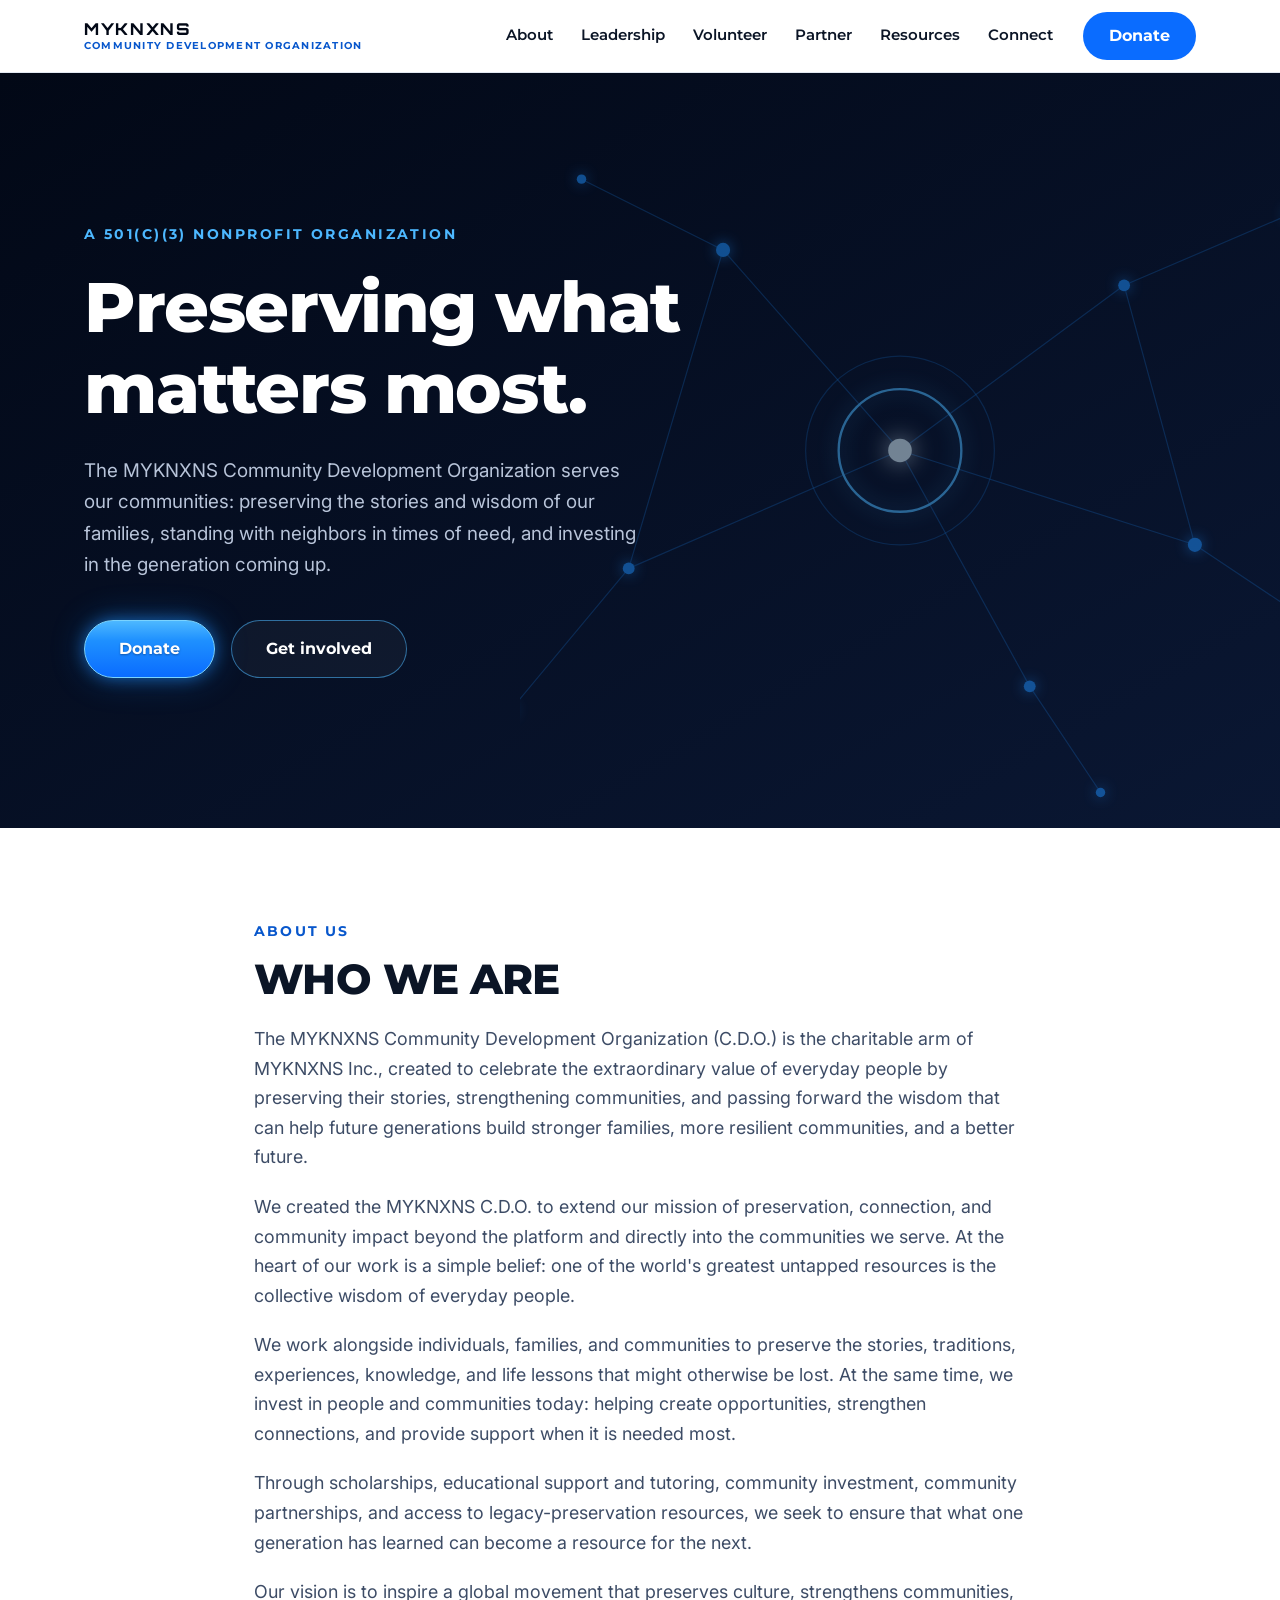
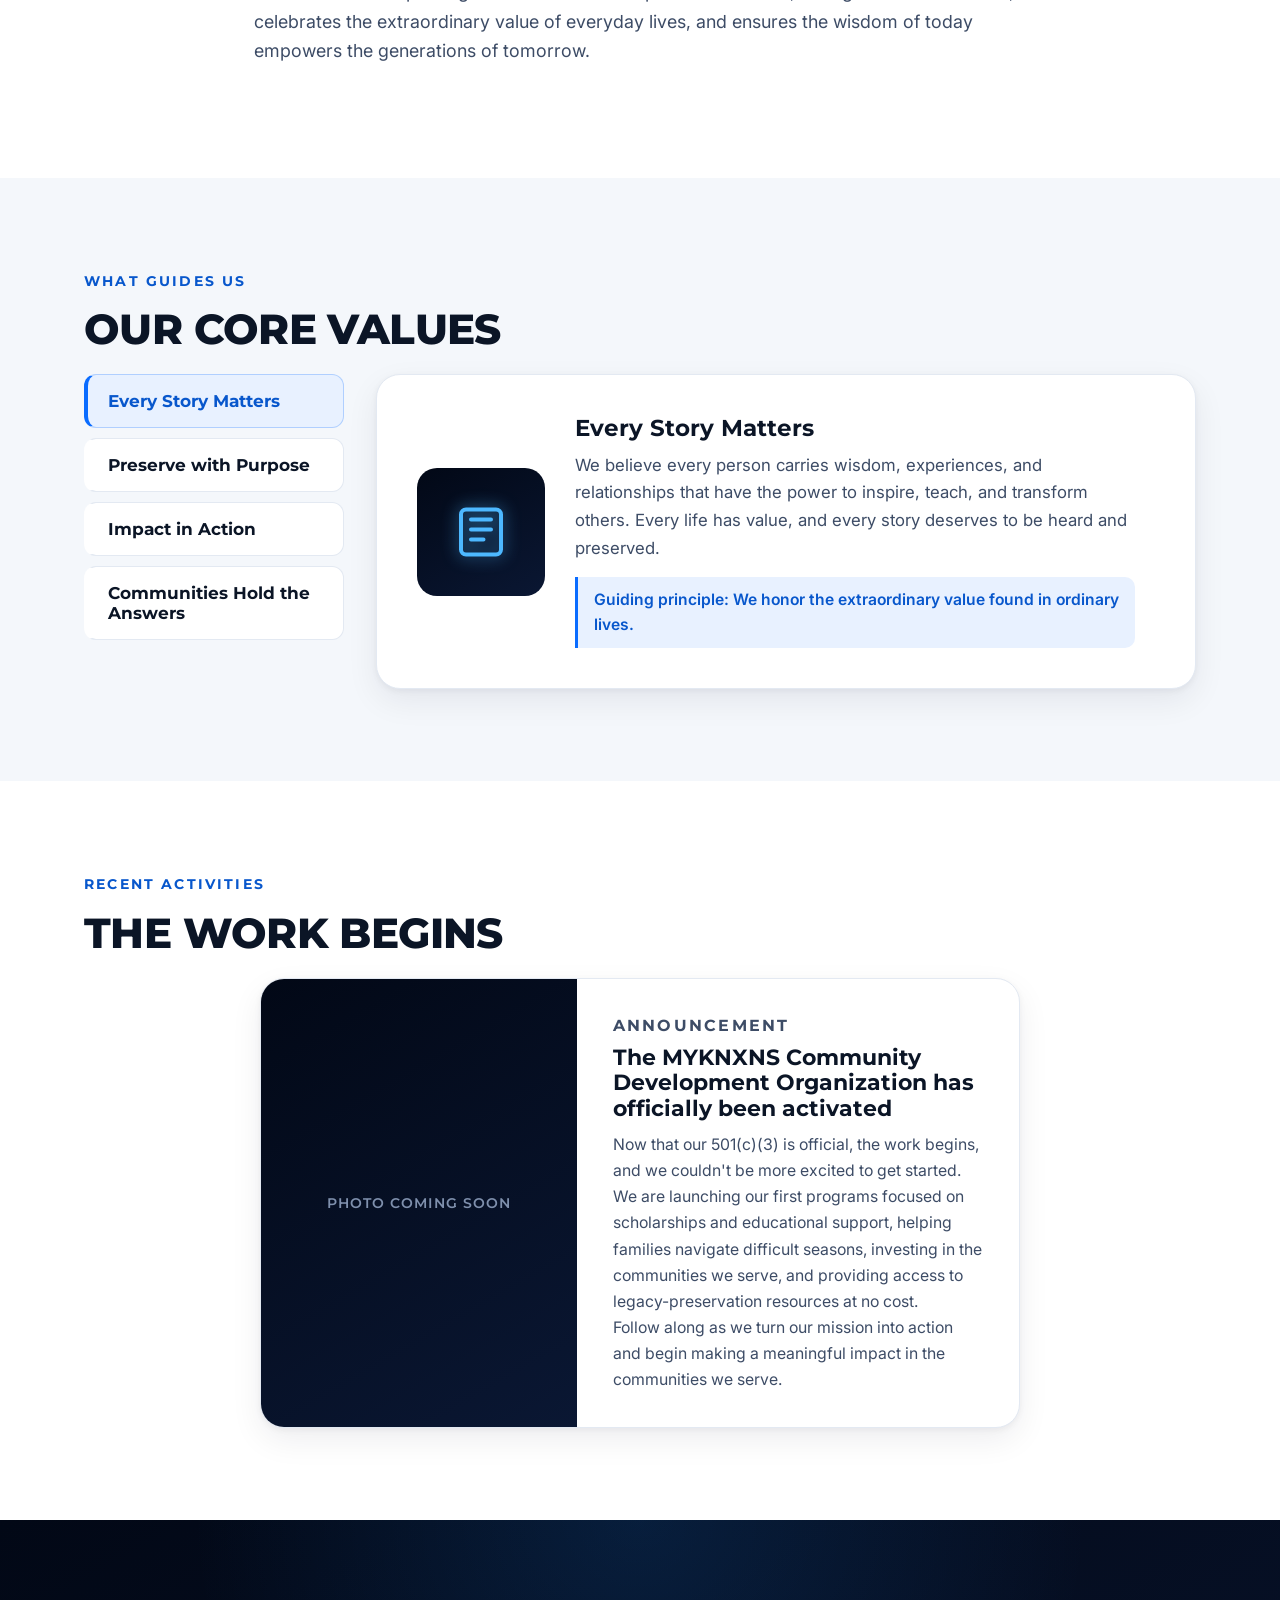
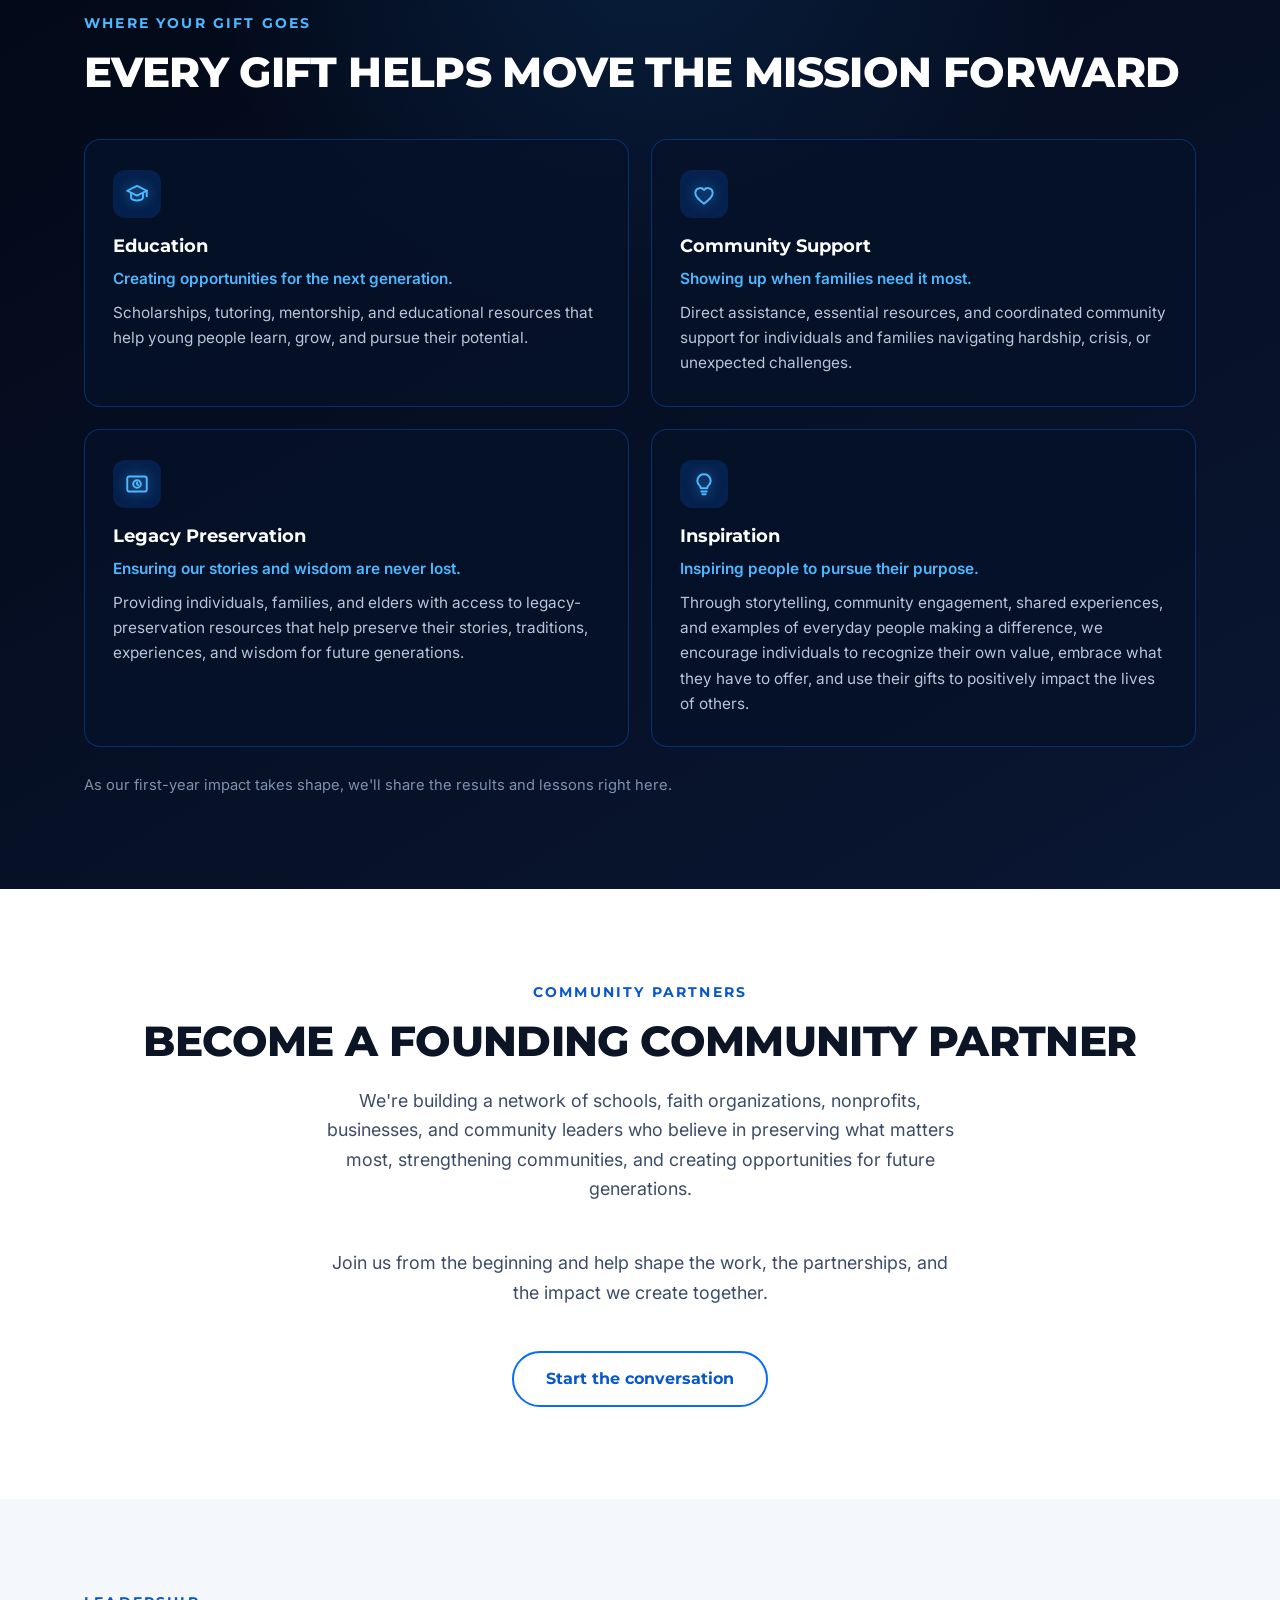
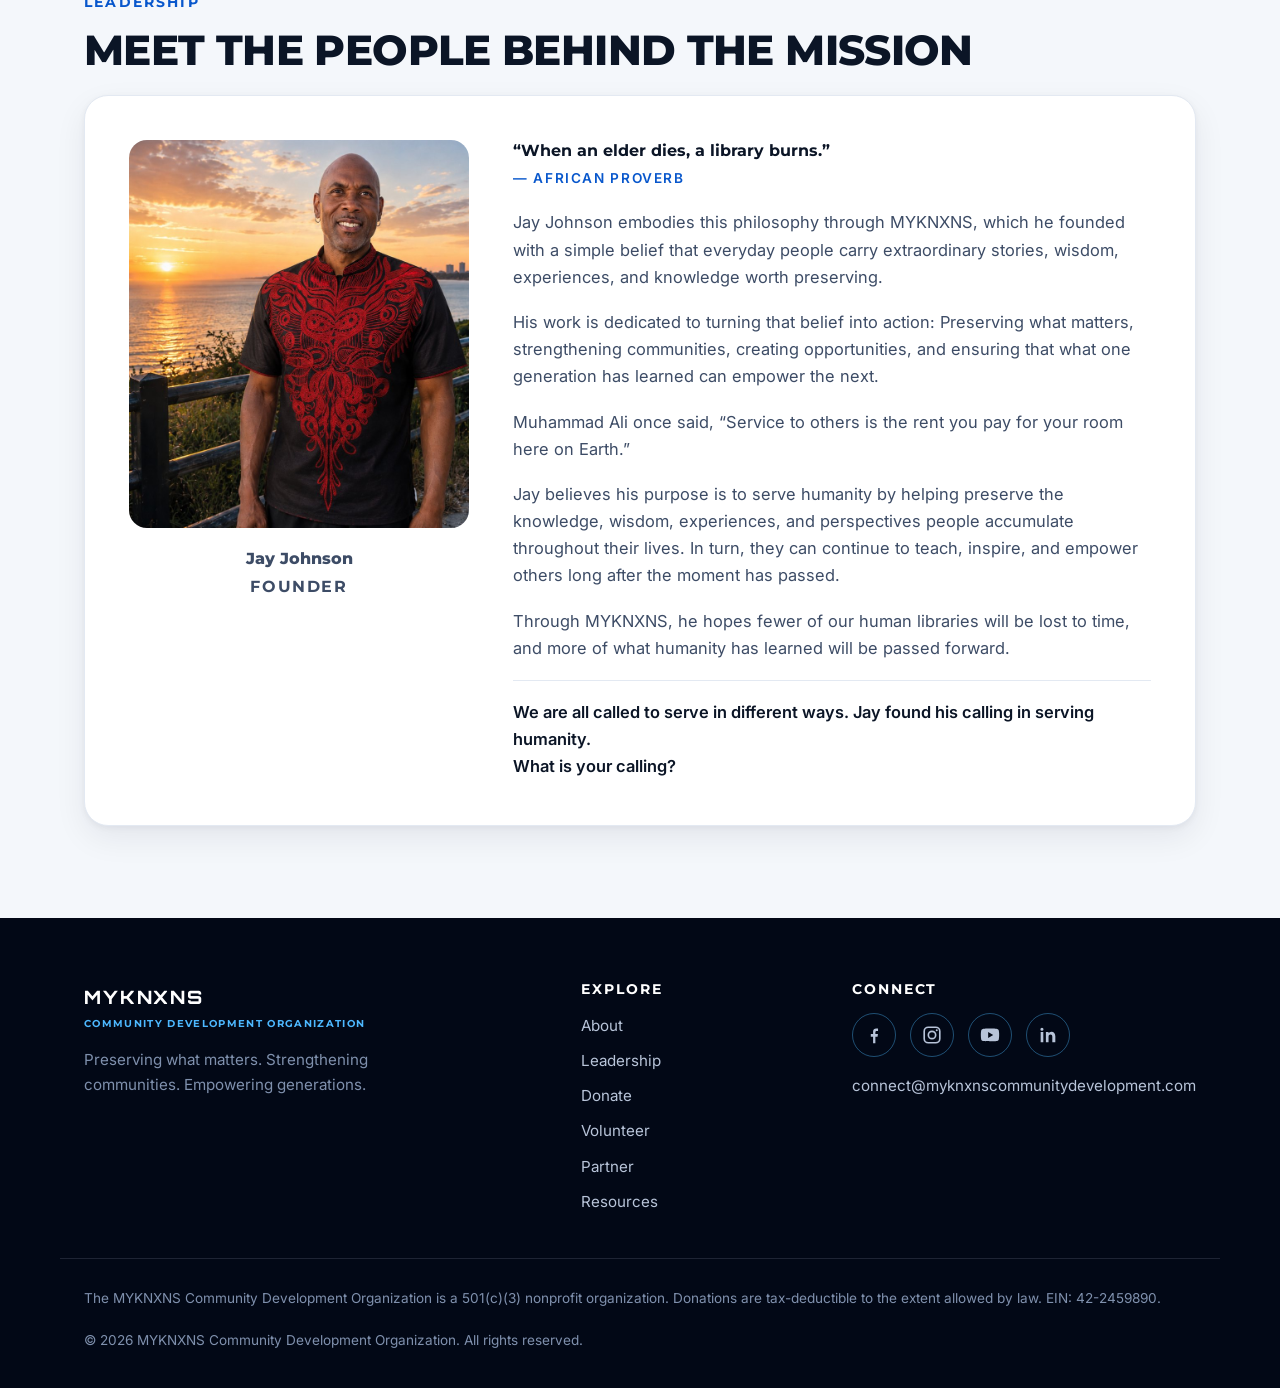
<file: index.html>
<!DOCTYPE html>
<html lang="en">
<head>
<meta charset="UTF-8">
<meta name="viewport" content="width=device-width, initial-scale=1.0">
<title>MYKNXNS Community Development Organization | Preserving What Matters Most</title>
<meta name="description" content="The MYKNXNS Community Development Organization is a 501(c)(3) nonprofit serving our communities: preserving stories, strengthening communities, and empowering generations.">
<link rel="preconnect" href="https://fonts.googleapis.com">
<link rel="preconnect" href="https://fonts.gstatic.com" crossorigin>
<link href="https://fonts.googleapis.com/css2?family=Inter:wght@400;500;600&family=Montserrat:wght@600;700;800&family=Orbitron:wght@600;800&display=swap" rel="stylesheet">
<link rel="stylesheet" href="styles.css">
<link rel="icon" href="data:image/svg+xml,%3Csvg xmlns='http://www.w3.org/2000/svg' viewBox='0 0 32 32'%3E%3Crect width='32' height='32' rx='7' fill='%23020816'/%3E%3Ccircle cx='16' cy='16' r='6' fill='none' stroke='%234DB8FF' stroke-width='2'/%3E%3Ccircle cx='16' cy='16' r='2' fill='%23DDF4FF'/%3E%3Ccircle cx='26' cy='8' r='2' fill='%231E90FF'/%3E%3Ccircle cx='6' cy='24' r='2' fill='%231E90FF'/%3E%3Cpath d='M20 12 24.5 9.5M12 20 7.5 22.5' stroke='%231E90FF' stroke-width='1.5'/%3E%3C/svg%3E">
</head>
<body>

<a class="skip-link" href="#main">Skip to content</a>

<!-- ============================================================
     NAVIGATION - menu items per spec:
     About, Leadership, Donate, Volunteer, Partner, Connect
     ============================================================ -->
<header class="nav" id="top">
  <div class="nav-inner">
    <a class="brand" href="index.html" aria-label="MYKNXNS Community Development Organization home">
      <span class="brand-text">
        <span class="brand-name">MYKNXNS</span>
        <span class="brand-sub brand-sub-full">Community Development Organization</span>
        <span class="brand-sub brand-sub-abbr">C.D.O.</span>
      </span>
    </a>
    <nav class="nav-links" id="navLinks" aria-label="Main navigation">
      <a href="#about">About</a>
      <a href="#leadership">Leadership</a>
      <a href="get-involved.html?type=volunteer">Volunteer</a>
      <a href="get-involved.html?type=partner">Partner</a>
      <a href="resources.html">Resources</a>
      <a href="#connect">Connect</a>
    </nav>
    <div class="nav-actions">
      <a class="btn btn-primary btn-nav" href="donate.html">Donate</a>
      <button class="nav-toggle" id="navToggle" aria-expanded="false" aria-controls="navLinks" aria-label="Open menu">
        <span></span><span></span><span></span>
      </button>
    </div>
  </div>
</header>

<main id="main">

<!-- ============================================================
     HERO - built for a continuously running background video.
     To add the video: upload hero.mp4 to this folder, then remove
     the comment marks around the <video> block below.
     EDIT: headline and intro paragraph.
     ============================================================ -->
<section class="hero">
  <!--
  <video class="hero-video" autoplay muted loop playsinline poster="">
    <source src="hero.mp4" type="video/mp4">
  </video>
  -->
  <div class="hero-sky" aria-hidden="true">
    <svg class="constellation" viewBox="0 0 900 640" preserveAspectRatio="xMidYMid slice">
      <g class="c-lines" stroke="#1E90FF" stroke-width="1">
        <path d="M450 320 640 180M450 320 700 400M450 320 300 150M450 320 220 420M450 320 560 520M640 180 780 120M300 150 180 90M220 420 120 540M700 400 820 480M560 520 620 610M300 150 450 320M640 180 700 400M220 420 300 150"/>
      </g>
      <g class="c-nodes" fill="#1E90FF">
        <circle cx="640" cy="180" r="5"/>
        <circle cx="700" cy="400" r="6"/>
        <circle cx="300" cy="150" r="6"/>
        <circle cx="220" cy="420" r="5"/>
        <circle cx="560" cy="520" r="5"/>
        <circle cx="780" cy="120" r="4"/>
        <circle cx="180" cy="90" r="4"/>
        <circle cx="120" cy="540" r="4"/>
        <circle cx="820" cy="480" r="4"/>
        <circle cx="620" cy="610" r="4"/>
      </g>
      <circle class="c-core-ring" cx="450" cy="320" r="52" fill="none" stroke="#4DB8FF" stroke-width="2"/>
      <circle class="c-core-ring2" cx="450" cy="320" r="80" fill="none" stroke="#1E90FF" stroke-width="1" opacity=".35"/>
      <circle class="c-core" cx="450" cy="320" r="10" fill="#DDF4FF"/>
    </svg>
  </div>
  <div class="hero-inner">
    <p class="hero-eyebrow">A 501(c)(3) nonprofit organization</p>
    <h1>Preserving what<br>matters most.</h1>
    <p class="hero-lede">
      The MYKNXNS Community Development Organization serves our communities:
      preserving the stories and wisdom of our families, standing with
      neighbors in times of need, and investing in the generation coming up.
    </p>
    <div class="hero-cta">
      <a class="btn btn-glow" href="donate.html">Donate</a>
      <a class="btn btn-ghost" href="get-involved.html">Get involved</a>
    </div>
  </div>
</section>

<!-- ============================================================
     ABOUT - EDIT: summary copy
     ============================================================ -->
<section class="section" id="about">
  <div class="container narrow">
    <p class="kicker">About us</p>
    <h2>Who we are</h2>
    <p class="lead">
      The MYKNXNS Community Development Organization (C.D.O.) is the
      charitable arm of MYKNXNS Inc., created to celebrate the extraordinary
      value of everyday people by preserving their stories, strengthening
      communities, and passing forward the wisdom that can help future
      generations build stronger families, more resilient communities, and
      a better future.
    </p>
    <p class="lead">
      We created the MYKNXNS C.D.O. to extend our mission of preservation,
      connection, and community impact beyond the platform and directly into
      the communities we serve. At the heart of our work is a simple belief:
      one of the world's greatest untapped resources is the collective wisdom
      of everyday people.
    </p>
    <p class="lead">
      We work alongside individuals, families, and communities to preserve
      the stories, traditions, experiences, knowledge, and life lessons that
      might otherwise be lost. At the same time, we invest in people and
      communities today: helping create opportunities, strengthen
      connections, and provide support when it is needed most.
    </p>
    <p class="lead">
      Through scholarships, educational support and tutoring, community
      investment, community partnerships, and access to legacy-preservation
      resources, we seek to ensure that what one generation has learned can
      become a resource for the next.
    </p>
    <p class="lead">
      Our vision is to inspire a global movement that preserves culture,
      strengthens communities, celebrates the extraordinary value of everyday
      lives, and ensures the wisdom of today empowers the generations of
      tomorrow.
    </p>
  </div>
</section>

<!-- ============================================================
     CORE VALUES - click a value, the panel changes.
     EDIT: value names and descriptions. To use photos, replace
     each .value-visual block with an <img> tag.
     ============================================================ -->
<section class="section section-soft" id="values">
  <div class="container">
    <p class="kicker">What guides us</p>
    <h2>Our core values</h2>
    <div class="values">
      <div class="values-tabs" role="tablist" aria-label="Core values">
        <button class="value-tab active" role="tab" aria-selected="true" data-value="0" id="tab-0" aria-controls="panel-0">Every Story Matters</button>
        <button class="value-tab" role="tab" aria-selected="false" data-value="1" id="tab-1" aria-controls="panel-1">Preserve with Purpose</button>
        <button class="value-tab" role="tab" aria-selected="false" data-value="2" id="tab-2" aria-controls="panel-2">Impact in Action</button>
        <button class="value-tab" role="tab" aria-selected="false" data-value="3" id="tab-3" aria-controls="panel-3">Communities Hold the Answers</button>
      </div>
      <div class="values-panels">

        <div class="value-panel active" role="tabpanel" id="panel-0" aria-labelledby="tab-0">
          <div class="value-visual" aria-hidden="true">
            <svg viewBox="0 0 24 24" fill="none" stroke="currentColor" stroke-width="1.6" stroke-linecap="round" stroke-linejoin="round"><rect x="4" y="3" width="16" height="18" rx="2"/><path d="M8 7h8M8 11h8M8 15h5"/></svg>
          </div>
          <div class="value-text">
            <h3>Every Story Matters</h3>
            <p>We believe every person carries wisdom, experiences, and
            relationships that have the power to inspire, teach, and
            transform others. Every life has value, and every story deserves
            to be heard and preserved.</p>
            <p class="value-principle">Guiding principle: We honor the
            extraordinary value found in ordinary lives.</p>
          </div>
        </div>

        <div class="value-panel" role="tabpanel" id="panel-1" aria-labelledby="tab-1" hidden>
          <div class="value-visual" aria-hidden="true">
            <svg viewBox="0 0 24 24" fill="none" stroke="currentColor" stroke-width="1.6" stroke-linecap="round" stroke-linejoin="round"><path d="M12 3l7 2.8v5.4c0 4.4-3 7.6-7 9.8-4-2.2-7-5.4-7-9.8V5.8z"/><path d="M9 12l2 2 4-4.5"/></svg>
          </div>
          <div class="value-text">
            <h3>Preserve with Purpose</h3>
            <p>We are committed to protecting the stories, lessons, and
            relationships that might otherwise be lost to time. We preserve
            not simply to remember the past, but to equip future generations
            with the wisdom they need to build a better future.</p>
            <p class="value-principle">Guiding principle: Today's experiences
            become tomorrow's wisdom.</p>
          </div>
        </div>

        <div class="value-panel" role="tabpanel" id="panel-2" aria-labelledby="tab-2" hidden>
          <div class="value-visual" aria-hidden="true">
            <svg viewBox="0 0 24 24" fill="none" stroke="currentColor" stroke-width="1.6" stroke-linecap="round" stroke-linejoin="round"><path d="M12 21c-4.5-3.6-8-6.4-8-10a4.5 4.5 0 0 1 8-2.8A4.5 4.5 0 0 1 20 11c0 3.6-3.5 6.4-8 10z"/></svg>
          </div>
          <div class="value-text">
            <h3>Impact in Action</h3>
            <p>We transform purpose into measurable action through community
            collaboration, innovation, service, and investment, creating a
            lasting social impact.</p>
            <p class="value-principle">Guiding principle: We leave every
            community stronger than we found it.</p>
          </div>
        </div>

        <div class="value-panel" role="tabpanel" id="panel-3" aria-labelledby="tab-3" hidden>
          <div class="value-visual" aria-hidden="true">
            <svg viewBox="0 0 24 24" fill="none" stroke="currentColor" stroke-width="1.6" stroke-linecap="round" stroke-linejoin="round"><circle cx="9" cy="8" r="3"/><circle cx="16.5" cy="9.5" r="2.5"/><path d="M3.5 19c.6-3 2.8-5 5.5-5s4.9 2 5.5 5"/><path d="M14.5 14.3c2.3.3 4 2 4.5 4.7"/></svg>
          </div>
          <div class="value-text">
            <h3>Communities Hold the Answers</h3>
            <p>We believe the greatest wisdom, solutions, and opportunities
            already exist within our communities. We empower communities to
            preserve their existing knowledge, strengthen relationships, and
            pass forward a legacy that inspires future generations.</p>
            <p class="value-principle">Guiding principle: Our role is to
            listen, preserve, connect, and empower.</p>
          </div>
        </div>

      </div>
    </div>
  </div>
</section>

<!-- ============================================================
     RECENT ACTIVITIES - starts with the launch announcement.
     As real updates happen, add cards using the templates in the
     comment below. To add a photo, replace the .activity-img div
     with: <img class="activity-img" src="your-photo.jpg" alt="describe the photo">
     ============================================================ -->
<section class="section" id="activities">
  <div class="container">
    <p class="kicker">Recent activities</p>
    <h2>The work begins</h2>
    <div class="cards cards-one">

      <article class="card activity-card activity-featured">
        <div class="activity-img" aria-hidden="true"><span>Photo coming soon</span></div>
        <div class="activity-body">
          <p class="activity-tag">Announcement</p>
          <h3>The MYKNXNS Community Development Organization has officially been activated</h3>
          <p>Now that our 501(c)(3) is official, the work begins, and we
          couldn't be more excited to get started.</p>
          <p>We are launching our first programs focused on scholarships and
          educational support, helping families navigate difficult seasons,
          investing in the communities we serve, and providing access to
          legacy-preservation resources at no cost.</p>
          <p>Follow along as we turn our mission into action and begin making
          a meaningful impact in the communities we serve.</p>
        </div>
      </article>

    </div>

    <!-- MORE ACTIVITY CARDS - when you have real updates, change the div
         above from class="cards cards-one" to class="cards", then copy
         this template inside it for each update:

      <article class="card activity-card">
        <div class="activity-img" aria-hidden="true"><span>Photo coming soon</span></div>
        <p class="activity-tag">Programs</p>
        <h3>Your headline here</h3>
        <p>Two or three lines about the event, program, or story.</p>
      </article>

    -->
  </div>
</section>

<!-- ============================================================
     WHERE YOUR GIFT GOES - day-one version of this band.
     When you have real totals, delete this section and un-comment
     the ACCOMPLISHMENTS section right below it.
     ============================================================ -->
<section class="impact-band" id="impact">
  <div class="container">
    <p class="kicker kicker-light">Where your gift goes</p>
    <h2>Every gift helps move the mission forward</h2>
    <div class="give-grid" role="list">
      <div class="give-item" role="listitem">
        <span class="give-icon" aria-hidden="true">
          <svg viewBox="0 0 24 24" fill="none" stroke="currentColor" stroke-width="1.8" stroke-linecap="round" stroke-linejoin="round"><path d="M3 9l9-4.5L21 9l-9 4.5z"/><path d="M6.5 11v4.5c0 1.2 2.5 2.5 5.5 2.5s5.5-1.3 5.5-2.5V11"/><path d="M21 9v5"/></svg>
        </span>
        <h3>Education</h3>
        <p class="give-sub">Creating opportunities for the next generation.</p>
        <p>Scholarships, tutoring, mentorship, and educational resources that
        help young people learn, grow, and pursue their potential.</p>
      </div>
      <div class="give-item" role="listitem">
        <span class="give-icon" aria-hidden="true">
          <svg viewBox="0 0 24 24" fill="none" stroke="currentColor" stroke-width="1.8" stroke-linecap="round" stroke-linejoin="round"><path d="M12 21c-4.5-3.6-8-6.4-8-10a4.5 4.5 0 0 1 8-2.8A4.5 4.5 0 0 1 20 11c0 3.6-3.5 6.4-8 10z"/></svg>
        </span>
        <h3>Community Support</h3>
        <p class="give-sub">Showing up when families need it most.</p>
        <p>Direct assistance, essential resources, and coordinated community
        support for individuals and families navigating hardship, crisis, or
        unexpected challenges.</p>
      </div>
      <div class="give-item" role="listitem">
        <span class="give-icon" aria-hidden="true">
          <svg viewBox="0 0 24 24" fill="none" stroke="currentColor" stroke-width="1.8" stroke-linecap="round" stroke-linejoin="round"><rect x="3" y="5" width="18" height="14" rx="2"/><circle cx="12" cy="12" r="3.5"/><path d="M12 10.5v1.5l1 1"/></svg>
        </span>
        <h3>Legacy Preservation</h3>
        <p class="give-sub">Ensuring our stories and wisdom are never lost.</p>
        <p>Providing individuals, families, and elders with access to
        legacy-preservation resources that help preserve their stories,
        traditions, experiences, and wisdom for future generations.</p>
      </div>
      <div class="give-item" role="listitem">
        <span class="give-icon" aria-hidden="true">
          <svg viewBox="0 0 24 24" fill="none" stroke="currentColor" stroke-width="1.8" stroke-linecap="round" stroke-linejoin="round"><path d="M12 3a6 6 0 0 0-4 10.5c.6.6 1 1.5 1 2.5h6c0-1 .4-1.9 1-2.5A6 6 0 0 0 12 3z"/><path d="M9.5 19h5"/><path d="M10.5 21.5h3"/></svg>
        </span>
        <h3>Inspiration</h3>
        <p class="give-sub">Inspiring people to pursue their purpose.</p>
        <p>Through storytelling, community engagement, shared experiences,
        and examples of everyday people making a difference, we encourage
        individuals to recognize their own value, embrace what they have to
        offer, and use their gifts to positively impact the lives of others.</p>
      </div>
    </div>
    <p class="impact-note">As our first-year impact takes shape, we'll share the results and lessons right here.</p>
  </div>
</section>

<!-- ACCOMPLISHMENTS - un-comment this section (and delete the one above)
     once you have real totals to publish. Replace each &mdash; with the
     real number. Never publish estimates.

<section class="impact-band" id="impact">
  <div class="container">
    <p class="kicker kicker-light">Our accomplishments</p>
    <h2>The outcomes of our service</h2>
    <div class="impact-grid" role="list">
      <div class="impact-item" role="listitem">
        <span class="impact-num">&mdash;</span>
        <span class="impact-label">Dollars raised</span>
      </div>
      <div class="impact-item" role="listitem">
        <span class="impact-num">&mdash;</span>
        <span class="impact-label">Dollars invested in the community</span>
      </div>
      <div class="impact-item" role="listitem">
        <span class="impact-num">&mdash;</span>
        <span class="impact-label">Hours volunteered</span>
      </div>
      <div class="impact-item" role="listitem">
        <span class="impact-num">&mdash;</span>
        <span class="impact-label">Students tutored</span>
      </div>
    </div>
    <p class="impact-note">We publish our outcomes as they happen. Check back as the work grows.</p>
  </div>
</section>

-->


<!-- ============================================================
     FOUNDING PARTNERS - day-one version: an invitation.
     When you have real partner logos, un-comment the logo row
     below and swap each placeholder for:
     <img src="partner-logo.png" alt="Partner name">
     ============================================================ -->
<section class="section" id="partners">
  <div class="container center">
    <p class="kicker">Community partners</p>
    <h2>Become a founding community partner</h2>
    <p class="section-intro">
      We're building a network of schools, faith organizations, nonprofits,
      businesses, and community leaders who believe in preserving what
      matters most, strengthening communities, and creating opportunities
      for future generations.
    </p>
    <p class="section-intro">
      Join us from the beginning and help shape the work, the partnerships,
      and the impact we create together.
    </p>
    <!--
    <div class="partners-row">
      <div class="partner-slot">Partner logo</div>
      <div class="partner-slot">Partner logo</div>
      <div class="partner-slot">Partner logo</div>
    </div>
    -->
    <a class="btn btn-outline" href="get-involved.html?type=partner">Start the conversation</a>
  </div>
</section>

<!-- ============================================================
     LEADERSHIP - EDIT: names, titles, and short bios. To add
     headshots, replace .leader-photo with an <img> tag.
     ============================================================ -->
<section class="section section-soft" id="leadership">
  <div class="container">
    <p class="kicker">Leadership</p>
    <h2>Meet the people behind the mission</h2>

    <article class="card leader-feature">
      <div class="leader-feature-photo">
        <img src="jay-johnson.jpg" alt="Jay Johnson, founder of MYKNXNS, standing by the water at sunset">
        <p class="leader-name">Jay Johnson</p>
        <p class="leader-title">Founder</p>
      </div>
      <div class="leader-feature-text">
        <p class="leader-quote">&ldquo;When an elder dies, a library burns.&rdquo;<span>&mdash; African proverb</span></p>
        <p>Jay Johnson embodies this philosophy through MYKNXNS, which he
        founded with a simple belief that everyday people carry extraordinary
        stories, wisdom, experiences, and knowledge worth preserving.</p>
        <p>His work is dedicated to turning that belief into action:
        Preserving what matters, strengthening communities, creating
        opportunities, and ensuring that what one generation has learned
        can empower the next.</p>
        <p>Muhammad Ali once said, &ldquo;Service to others is the rent you
        pay for your room here on Earth.&rdquo;</p>
        <p>Jay believes his purpose is to serve humanity by helping preserve
        the knowledge, wisdom, experiences, and perspectives people
        accumulate throughout their lives. In turn, they can continue to
        teach, inspire, and empower others long after the moment has
        passed.</p>
        <p>Through MYKNXNS, he hopes fewer of our human libraries will be
        lost to time, and more of what humanity has learned will be passed
        forward.</p>
        <p class="leader-calling">We are all called to serve in different
        ways. Jay found his calling in serving humanity.<br>What is your
        calling?</p>
      </div>
    </article>

    <!-- BOARD MEMBERS - when you're ready to list the board, add a
         <div class="cards leaders"> below the article above and copy this
         template inside it for each member:

      <article class="card leader-card">
        <div class="leader-photo" aria-hidden="true"><span>Photo</span></div>
        <h3>[Board member name]</h3>
        <p class="leader-title">Board Member</p>
        <p>A short two-line bio goes here: background, community roles,
        and what they bring to the board.</p>
      </article>

    -->
  </div>
</section>

<!-- ============================================================
     MEDIA - hidden until you have real photos and videos.
     To turn it on: remove the comment marks around the section,
     then replace each tile with an image:
     <div class="media-tile"><img src="your-photo.jpg" alt="describe the photo"></div>

<section class="section" id="media">
  <div class="container">
    <p class="kicker">Media</p>
    <h2>Photos &amp; videos</h2>
    <p class="section-intro">Moments from the community, captured and kept.</p>
    <div class="media-grid">
      <div class="media-tile" aria-hidden="true"><span>Photo</span></div>
      <div class="media-tile" aria-hidden="true"><span>Video</span></div>
      <div class="media-tile" aria-hidden="true"><span>Photo</span></div>
      <div class="media-tile" aria-hidden="true"><span>Photo</span></div>
      <div class="media-tile" aria-hidden="true"><span>Video</span></div>
      <div class="media-tile" aria-hidden="true"><span>Photo</span></div>
    </div>
  </div>
</section>

     ============================================================ -->

</main>

<!-- ============================================================
     FOOTER + CONNECT - EDIT: social media links and email.
     ============================================================ -->
<footer class="footer" id="connect">
  <div class="container footer-grid">
    <div class="footer-brand">
      <span class="brand-name brand-name-light">MYKNXNS</span>
      <span class="brand-sub brand-sub-light">Community Development Organization</span>
      <p>Preserving what matters. Strengthening communities. Empowering generations.</p>
    </div>
    <nav class="footer-col" aria-label="Site">
      <h4>Explore</h4>
      <a href="#about">About</a>
      <a href="#leadership">Leadership</a>
      <a href="donate.html">Donate</a>
      <a href="get-involved.html?type=volunteer">Volunteer</a>
      <a href="get-involved.html?type=partner">Partner</a>
      <a href="resources.html">Resources</a>
    </nav>
    <div class="footer-col">
      <h4>Connect</h4>
      <div class="social-row">
        <!-- EDIT: put your real social profile links in the href attributes -->
        <a href="https://www.facebook.com/profile.php?id=61594755835842" aria-label="Facebook" target="_blank" rel="noopener">
          <svg viewBox="0 0 24 24" fill="currentColor" width="22" height="22"><path d="M13.5 21v-7h2.4l.4-3h-2.8V9.1c0-.9.3-1.5 1.6-1.5h1.3V4.9c-.3 0-1.1-.1-2-.1-2 0-3.4 1.2-3.4 3.5V11H8.5v3H11v7z"/></svg>
        </a>
        <a href="https://www.instagram.com/myknxns_cdo/" aria-label="Instagram" target="_blank" rel="noopener">
          <svg viewBox="0 0 24 24" fill="none" stroke="currentColor" stroke-width="1.8" width="22" height="22"><rect x="3.5" y="3.5" width="17" height="17" rx="4.5"/><circle cx="12" cy="12" r="4"/><circle cx="17.2" cy="6.8" r="1.1" fill="currentColor" stroke="none"/></svg>
        </a>
        <a href="https://www.youtube.com/@MYKNXNS_CDO" aria-label="YouTube" target="_blank" rel="noopener">
          <svg viewBox="0 0 24 24" fill="currentColor" width="22" height="22"><path d="M21.6 7.2a2.5 2.5 0 0 0-1.8-1.8C18.2 5 12 5 12 5s-6.2 0-7.8.4A2.5 2.5 0 0 0 2.4 7.2 26 26 0 0 0 2 12a26 26 0 0 0 .4 4.8 2.5 2.5 0 0 0 1.8 1.8C5.8 19 12 19 12 19s6.2 0 7.8-.4a2.5 2.5 0 0 0 1.8-1.8A26 26 0 0 0 22 12a26 26 0 0 0-.4-4.8zM10 15.2V8.8L15.5 12z"/></svg>
        </a>
        <a href="https://www.linkedin.com/company/146514912/" aria-label="LinkedIn" target="_blank" rel="noopener">
          <svg viewBox="0 0 24 24" fill="currentColor" width="22" height="22"><path d="M6.9 8.6H4V20h2.9zM5.4 4a1.7 1.7 0 1 0 0 3.4 1.7 1.7 0 0 0 0-3.4zM20 13.4c0-3-1.6-4.9-4.2-4.9a3.6 3.6 0 0 0-3.2 1.7V8.6H9.7V20h2.9v-6c0-1.6.8-2.5 2.1-2.5s2 .9 2 2.5v6H20z"/></svg>
        </a>
      </div>
      <a href="mailto:connect@myknxnscommunitydevelopment.com">connect@myknxnscommunitydevelopment.com</a>
    </div>
  </div>
  <div class="container footer-legal">
    <p>The MYKNXNS Community Development Organization is a 501(c)(3) nonprofit organization.
    Donations are tax-deductible to the extent allowed by law. EIN: 42-2459890.</p>
    <p>&copy; <span id="year">2026</span> MYKNXNS Community Development Organization. All rights reserved.</p>
  </div>
</footer>

<script src="script.js"></script>
</body>
</html>
</file>
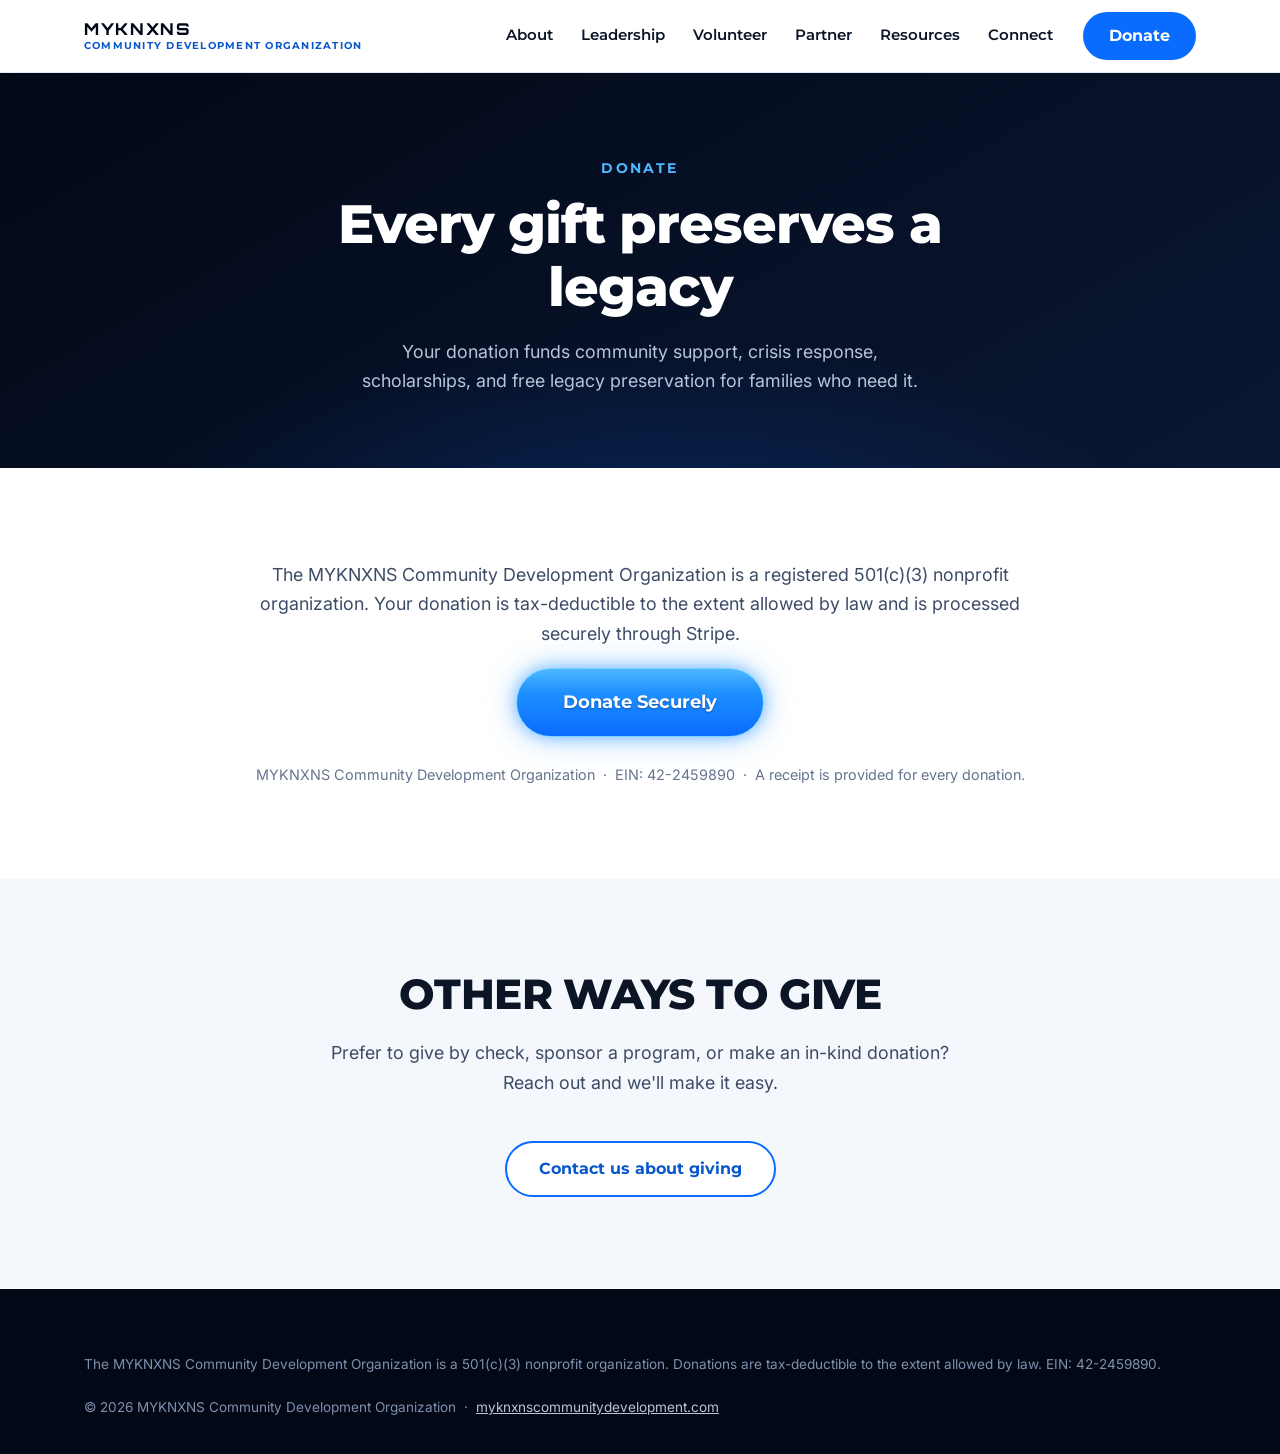
<file: donate.html>
<!DOCTYPE html>
<html lang="en">
<head>
<meta charset="UTF-8">
<meta name="viewport" content="width=device-width, initial-scale=1.0">
<title>Donate | MYKNXNS C.D.O.</title>
<meta name="description" content="Support the MYKNXNS Community Development Organization. Your tax-deductible gift funds community programs, scholarships, and legacy preservation.">
<link rel="preconnect" href="https://fonts.googleapis.com">
<link rel="preconnect" href="https://fonts.gstatic.com" crossorigin>
<link href="https://fonts.googleapis.com/css2?family=Inter:wght@400;500;600&family=Montserrat:wght@600;700;800&family=Orbitron:wght@600;800&display=swap" rel="stylesheet">
<link rel="stylesheet" href="styles.css">
<link rel="icon" href="data:image/svg+xml,%3Csvg xmlns='http://www.w3.org/2000/svg' viewBox='0 0 32 32'%3E%3Crect width='32' height='32' rx='7' fill='%23020816'/%3E%3Ccircle cx='16' cy='16' r='6' fill='none' stroke='%234DB8FF' stroke-width='2'/%3E%3Ccircle cx='16' cy='16' r='2' fill='%23DDF4FF'/%3E%3Ccircle cx='26' cy='8' r='2' fill='%231E90FF'/%3E%3Ccircle cx='6' cy='24' r='2' fill='%231E90FF'/%3E%3Cpath d='M20 12 24.5 9.5M12 20 7.5 22.5' stroke='%231E90FF' stroke-width='1.5'/%3E%3C/svg%3E">
</head>
<body>

<a class="skip-link" href="#main">Skip to content</a>

<header class="nav" id="top">
  <div class="nav-inner">
    <a class="brand" href="index.html" aria-label="MYKNXNS Community Development Organization home">
      <span class="brand-text">
        <span class="brand-name">MYKNXNS</span>
        <span class="brand-sub brand-sub-full">Community Development Organization</span>
        <span class="brand-sub brand-sub-abbr">C.D.O.</span>
      </span>
    </a>
    <nav class="nav-links" id="navLinks" aria-label="Main navigation">
      <a href="index.html#about">About</a>
      <a href="index.html#leadership">Leadership</a>
      <a href="get-involved.html?type=volunteer">Volunteer</a>
      <a href="get-involved.html?type=partner">Partner</a>
      <a href="resources.html">Resources</a>
      <a href="index.html#connect">Connect</a>
    </nav>
    <div class="nav-actions">
      <a class="btn btn-primary btn-nav" href="donate.html">Donate</a>
      <button class="nav-toggle" id="navToggle" aria-expanded="false" aria-controls="navLinks" aria-label="Open menu">
        <span></span><span></span><span></span>
      </button>
    </div>
  </div>
</header>

<main id="main">

<section class="page-hero">
  <div class="container narrow center">
    <p class="kicker kicker-light">Donate</p>
    <h1 class="page-title">Every gift preserves a legacy</h1>
    <p class="page-lede">
      Your donation funds community support, crisis response, scholarships,
      and free legacy preservation for families who need it.
    </p>
  </div>
</section>

<section class="section">
  <div class="container narrow center">
    <p class="lead">
      The MYKNXNS Community Development Organization is a registered 501(c)(3)
      nonprofit organization. Your donation is tax-deductible to the extent
allowed by law and is processed securely through Stripe.
    </p>
    <a class="btn btn-glow btn-lg" href="https://donate.stripe.com/dRm00i69R3DUduab8oaAw00" target="_blank" rel="noopener">Donate Securely</a>
    <p class="donate-fine donate-fine-dark">MYKNXNS Community Development Organization &nbsp;·&nbsp; EIN: 42-2459890 &nbsp;·&nbsp; A receipt is provided for every donation.</p>
  </div>
</section>

<section class="section section-soft">
  <div class="container narrow center">
    <h2>Other ways to give</h2>
    <p class="section-intro" style="margin-left:auto;margin-right:auto;">
      Prefer to give by check, sponsor a program, or make an in-kind donation?
      Reach out and we'll make it easy.
    </p>
    <a class="btn btn-outline" href="mailto:myknxnscdo@gmail.com?subject=Giving%20to%20the%20MYKNXNS%20C.D.O.">Contact us about giving</a>
  </div>
</section>

</main>

<footer class="footer">
  <div class="container footer-legal footer-legal-solo">
    <p>The MYKNXNS Community Development Organization is a 501(c)(3) nonprofit organization.
    Donations are tax-deductible to the extent allowed by law. EIN: 42-2459890.</p>
    <p>&copy; <span id="year">2026</span> MYKNXNS Community Development Organization &nbsp;·&nbsp; <a class="footer-link" href="index.html">myknxnscommunitydevelopment.com</a></p>
  </div>
</footer>

<script src="script.js"></script>
</body>
</html>
</file>
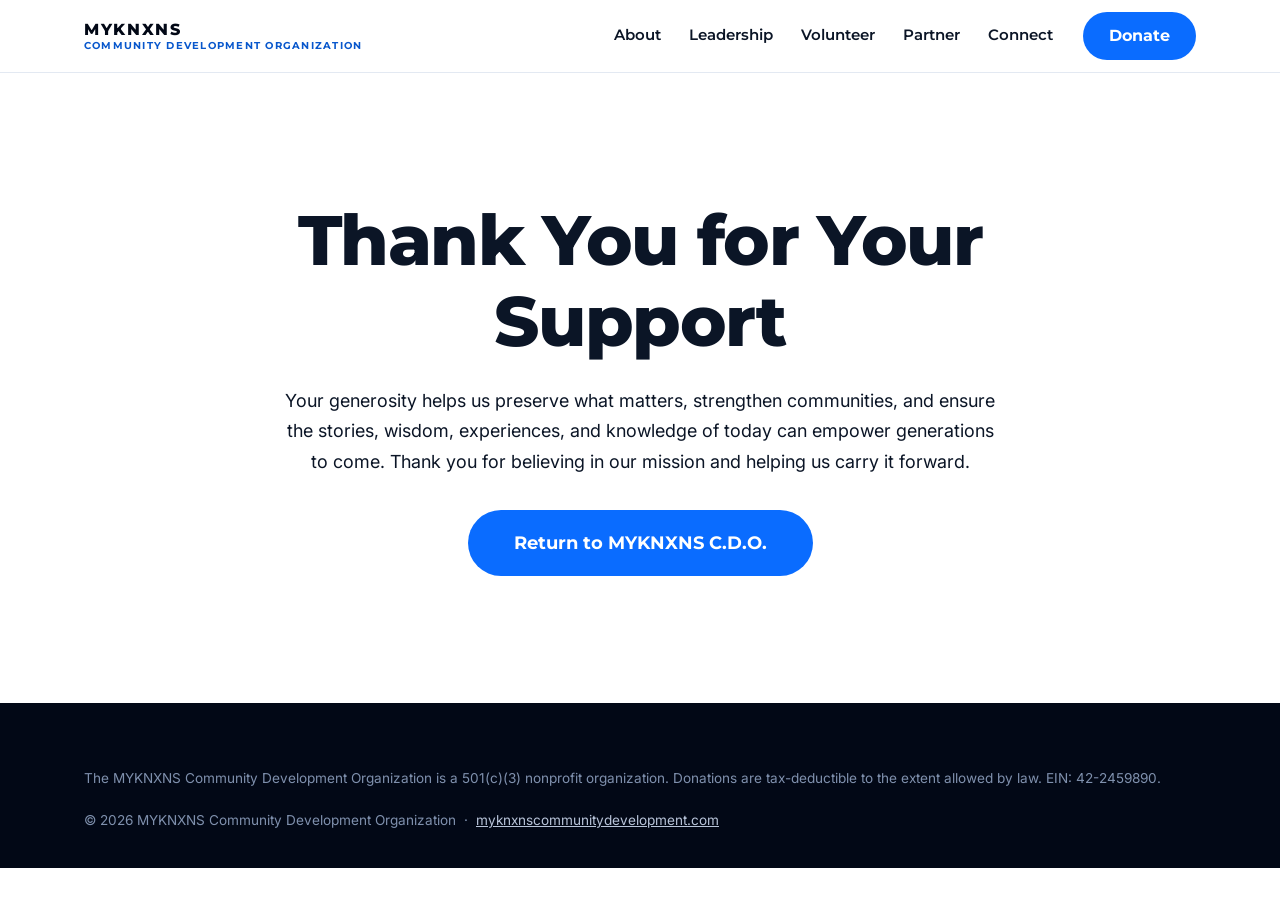
<file: donation-thank-you.html>
<!DOCTYPE html>
<html lang="en">
<head>
  <meta charset="UTF-8">
  <meta name="viewport" content="width=device-width, initial-scale=1.0">

  <title>Thank You | MYKNXNS C.D.O.</title>

  <link rel="preconnect" href="https://fonts.googleapis.com">
  <link rel="preconnect" href="https://fonts.gstatic.com" crossorigin>
  <link href="https://fonts.googleapis.com/css2?family=Inter:wght@400;500;600&family=Montserrat:wght@600;700;800&display=swap" rel="stylesheet">

  <link rel="stylesheet" href="styles.css">
</head>

<body>

<header class="nav">
  <div class="nav-inner">

    <a class="brand" href="index.html" aria-label="MYKNXNS Community Development Organization home">
      <span class="brand-text">
        <span class="brand-name">MYKNXNS</span>
        <span class="brand-sub brand-sub-full">Community Development Organization</span>
        <span class="brand-sub brand-sub-abbr">C.D.O.</span>
      </span>
    </a>

    <nav class="nav-links" aria-label="Main navigation">
      <a href="index.html#about">About</a>
      <a href="index.html#leadership">Leadership</a>
      <a href="get-involved.html?type=volunteer">Volunteer</a>
      <a href="get-involved.html?type=partner">Partner</a>
      <a href="index.html#connect">Connect</a>
    </nav>

    <div class="nav-actions">
      <a class="btn btn-primary btn-nav" href="donate.html">Donate</a>
    </div>

  </div>
</header>

<main>
  <section style="min-height: 70vh; display: flex; align-items: center; justify-content: center; padding: 80px 24px;">

    <div style="max-width: 720px; text-align: center;">

      <h1>Thank You for Your Support</h1>

      <p style="font-size: 18px; line-height: 1.7; margin: 24px 0 32px;">
        Your generosity helps us preserve what matters, strengthen communities,
and ensure the stories, wisdom, experiences, and knowledge of today can
empower generations to come. Thank you for believing in our mission and
helping us carry it forward.
      </p>

      <a class="btn btn-primary btn-lg" href="index.html">
        Return to MYKNXNS C.D.O.
      </a>

    </div>

  </section>
</main>

<footer class="footer">
  <div class="container footer-legal footer-legal-solo">

    <p>
      The MYKNXNS Community Development Organization is a 501(c)(3) nonprofit organization.
      Donations are tax-deductible to the extent allowed by law. EIN: 42-2459890.
    </p>

    <p>
      &copy; <span id="year">2026</span> MYKNXNS Community Development Organization
      &nbsp;&middot;&nbsp;
      <a class="footer-link" href="index.html">myknxnscommunitydevelopment.com</a>
    </p>

  </div>
</footer>

<script src="script.js"></script>

</body>
</html>
</file>
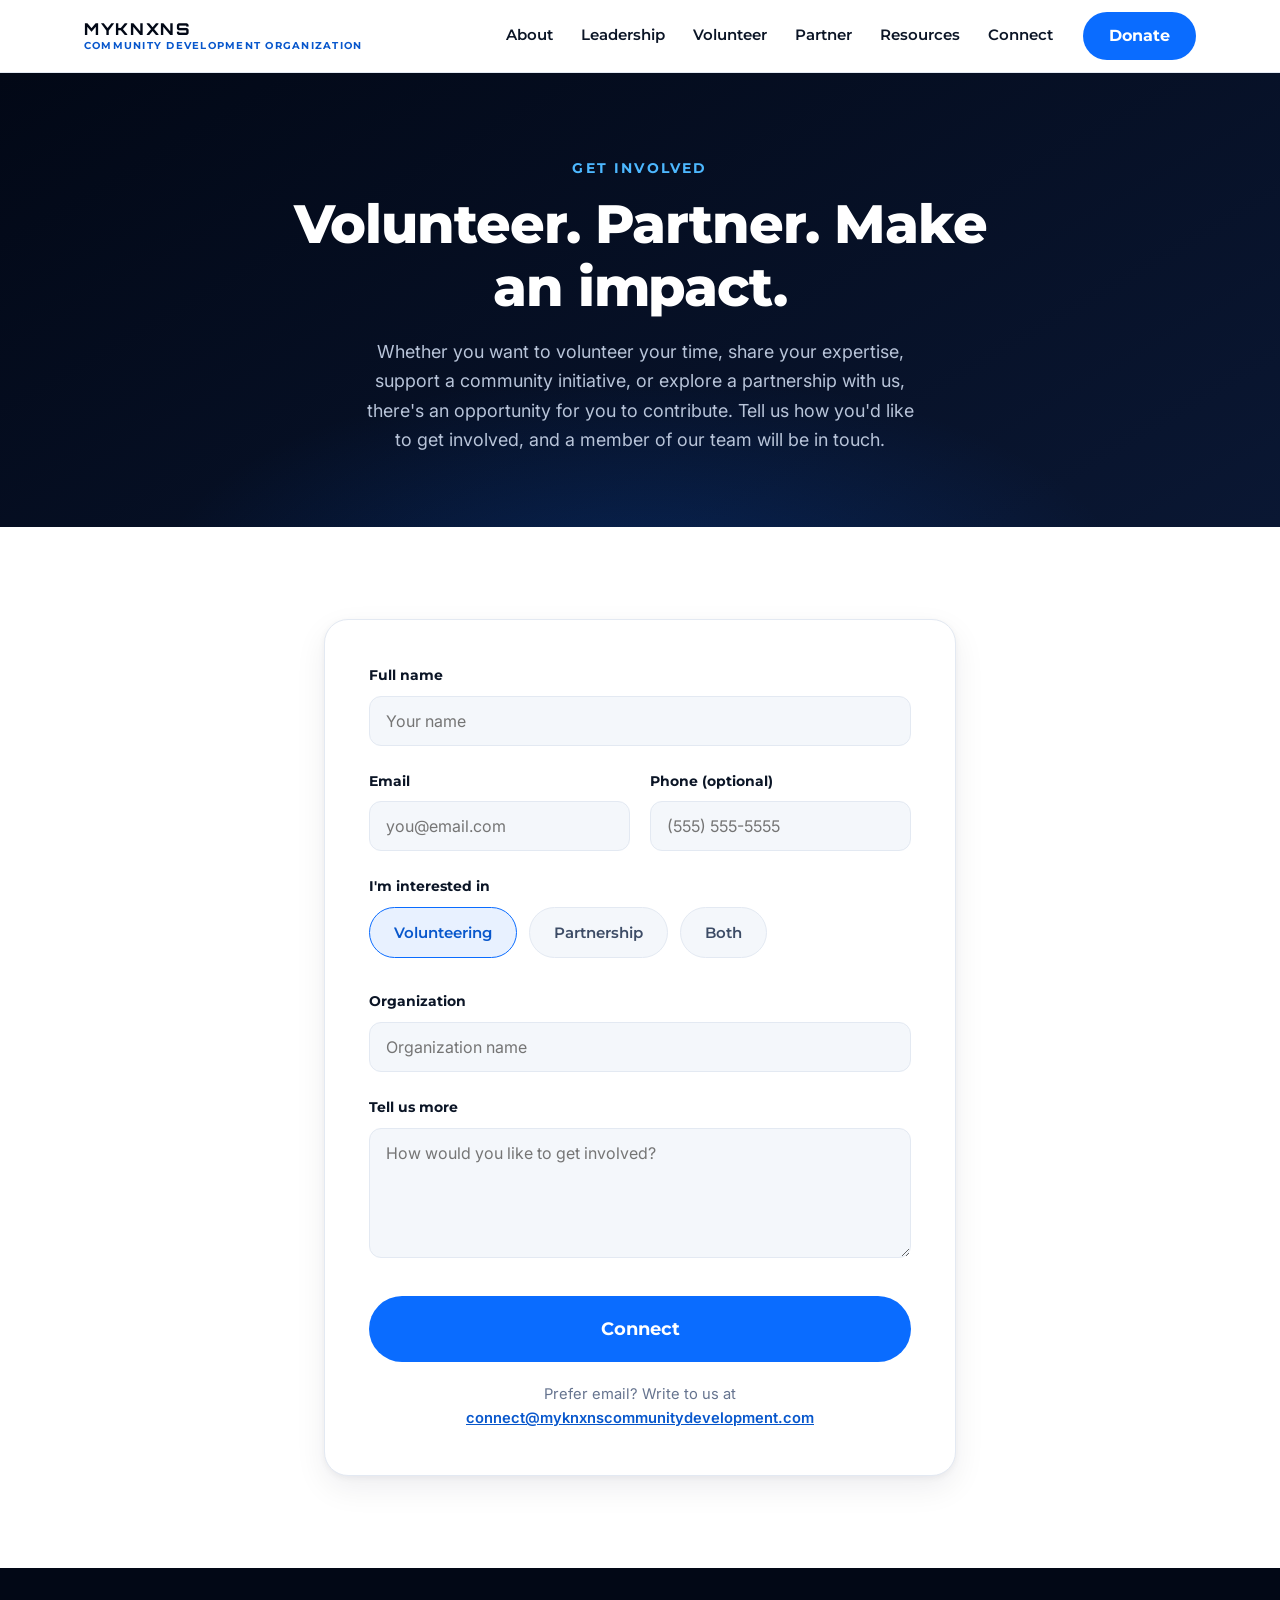
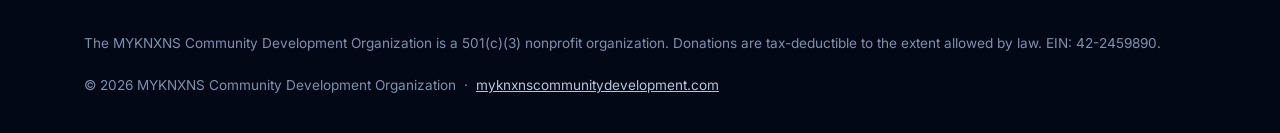
<file: get-involved.html>
<!DOCTYPE html>
<html lang="en">
<head>
<meta charset="UTF-8">
<meta name="viewport" content="width=device-width, initial-scale=1.0">
<title>Volunteer &amp; Partner | MYKNXNS C.D.O.</title>
<meta name="description" content="Volunteer with the MYKNXNS Community Development Organization or partner with us. Tell us how you'd like to get involved and we'll be in touch.">
<link rel="preconnect" href="https://fonts.googleapis.com">
<link rel="preconnect" href="https://fonts.gstatic.com" crossorigin>
<link href="https://fonts.googleapis.com/css2?family=Inter:wght@400;500;600&family=Montserrat:wght@600;700;800&family=Orbitron:wght@600;800&display=swap" rel="stylesheet">
<link rel="stylesheet" href="styles.css">
<link rel="icon" href="data:image/svg+xml,%3Csvg xmlns='http://www.w3.org/2000/svg' viewBox='0 0 32 32'%3E%3Crect width='32' height='32' rx='7' fill='%23020816'/%3E%3Ccircle cx='16' cy='16' r='6' fill='none' stroke='%234DB8FF' stroke-width='2'/%3E%3Ccircle cx='16' cy='16' r='2' fill='%23DDF4FF'/%3E%3Ccircle cx='26' cy='8' r='2' fill='%231E90FF'/%3E%3Ccircle cx='6' cy='24' r='2' fill='%231E90FF'/%3E%3Cpath d='M20 12 24.5 9.5M12 20 7.5 22.5' stroke='%231E90FF' stroke-width='1.5'/%3E%3C/svg%3E">
</head>
<body>

<a class="skip-link" href="#main">Skip to content</a>

<header class="nav" id="top">
  <div class="nav-inner">
    <a class="brand" href="index.html" aria-label="MYKNXNS Community Development Organization home">
      <span class="brand-text">
        <span class="brand-name">MYKNXNS</span>
        <span class="brand-sub brand-sub-full">Community Development Organization</span>
        <span class="brand-sub brand-sub-abbr">C.D.O.</span>
      </span>
    </a>
    <nav class="nav-links" id="navLinks" aria-label="Main navigation">
      <a href="index.html#about">About</a>
      <a href="index.html#leadership">Leadership</a>
      <a href="get-involved.html?type=volunteer">Volunteer</a>
      <a href="get-involved.html?type=partner">Partner</a>
      <a href="resources.html">Resources</a>
      <a href="index.html#connect">Connect</a>
    </nav>
    <div class="nav-actions">
      <a class="btn btn-primary btn-nav" href="donate.html">Donate</a>
      <button class="nav-toggle" id="navToggle" aria-expanded="false" aria-controls="navLinks" aria-label="Open menu">
        <span></span><span></span><span></span>
      </button>
    </div>
  </div>
</header>

<main id="main">

<section class="page-hero">
  <div class="container narrow center">
    <p class="kicker kicker-light">Get involved</p>
    <h1 class="page-title">Volunteer. Partner. Make an impact.</h1>
    <p class="page-lede">
      Whether you want to volunteer your time, share your expertise, support
      a community initiative, or explore a partnership with us, there's an
      opportunity for you to contribute. Tell us how you'd like to get
      involved, and a member of our team will be in touch.
    </p>
  </div>
</section>

<!-- ============================================================
     FORM - wired to Formspree (form ID: mvkozkaa). Submissions
     arrive in the email address used to create that Formspree form.
     ============================================================ -->
<section class="section">
  <div class="container form-wrap">
    <form class="contact-form" action="https://formspree.io/f/mvkozkaa" method="POST">
      <div class="form-row">
        <label for="f-name">Full name</label>
        <input id="f-name" type="text" name="name" required autocomplete="name" placeholder="Your name">
      </div>
      <div class="form-row form-row-2">
        <div>
          <label for="f-email">Email</label>
          <input id="f-email" type="email" name="email" required autocomplete="email" placeholder="you@email.com">
        </div>
        <div>
          <label for="f-phone">Phone (optional)</label>
          <input id="f-phone" type="tel" name="phone" autocomplete="tel" placeholder="(555) 555-5555">
        </div>
      </div>
      <div class="form-row">
        <span class="form-label">I'm interested in</span>
        <div class="radio-row" id="interestRow">
          <label class="radio-pill"><input type="radio" name="interest" value="Volunteering" checked><span>Volunteering</span></label>
          <label class="radio-pill"><input type="radio" name="interest" value="Partnership"><span>Partnership</span></label>
          <label class="radio-pill"><input type="radio" name="interest" value="Both"><span>Both</span></label>
        </div>
      </div>
      <div class="form-row">
        <label for="f-org">Organization</label>
        <input id="f-org" type="text" name="organization" autocomplete="organization" placeholder="Organization name">
      </div>
      <div class="form-row">
        <label for="f-msg">Tell us more</label>
        <textarea id="f-msg" name="message" rows="5" placeholder="How would you like to get involved?"></textarea>
      </div>
      <button class="btn btn-primary btn-lg form-submit" type="submit">Connect</button>
      <p class="form-fine">Prefer email? Write to us at
        <a href="mailto:connect@myknxnscommuntiydevelopment.com">connect@myknxnscommunitydevelopment.com</a></p>
    </form>
  </div>
</section>

</main>

<footer class="footer">
  <div class="container footer-legal footer-legal-solo">
    <p>The MYKNXNS Community Development Organization is a 501(c)(3) nonprofit organization.
    Donations are tax-deductible to the extent allowed by law. EIN: 42-2459890.</p>
    <p>&copy; <span id="year">2026</span> MYKNXNS Community Development Organization &nbsp;·&nbsp; <a class="footer-link" href="index.html">myknxnscommunitydevelopment.com</a></p>
  </div>
</footer>

<script src="script.js"></script>
</body>
</html>
</file>
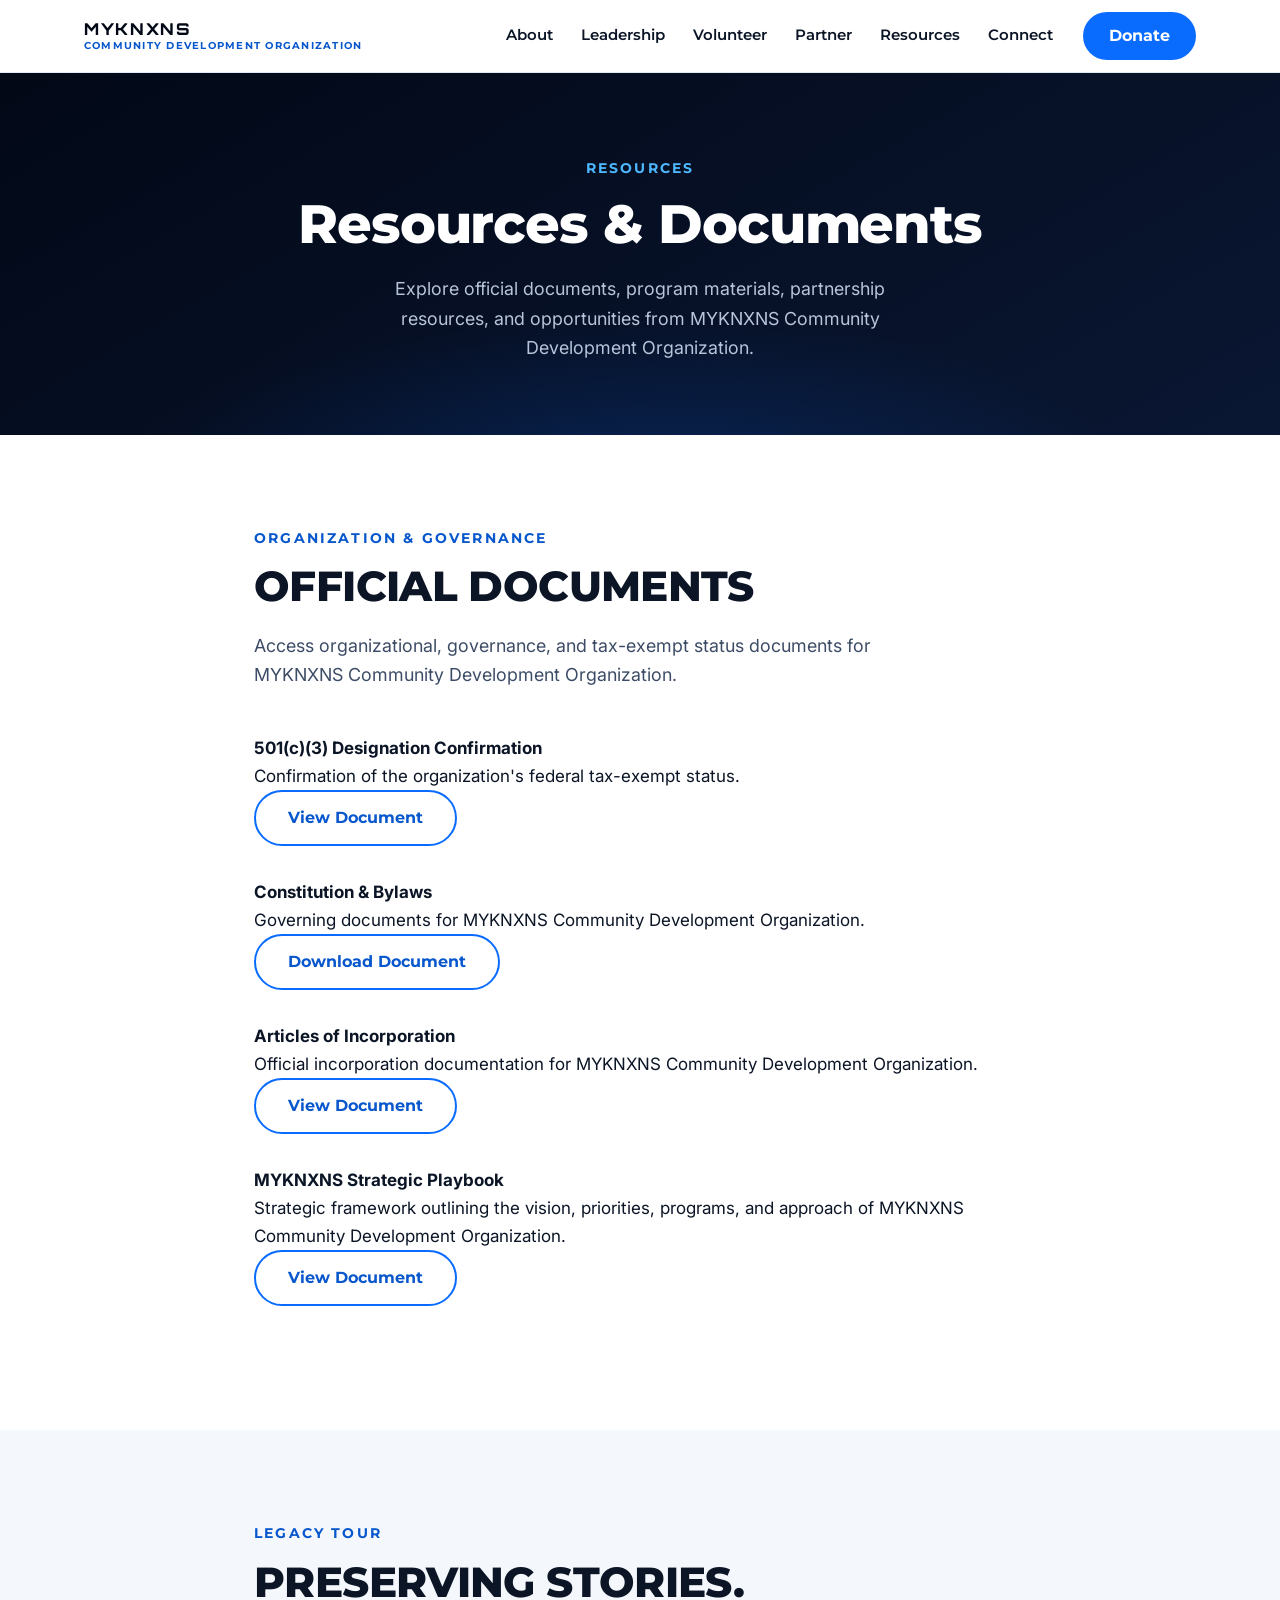
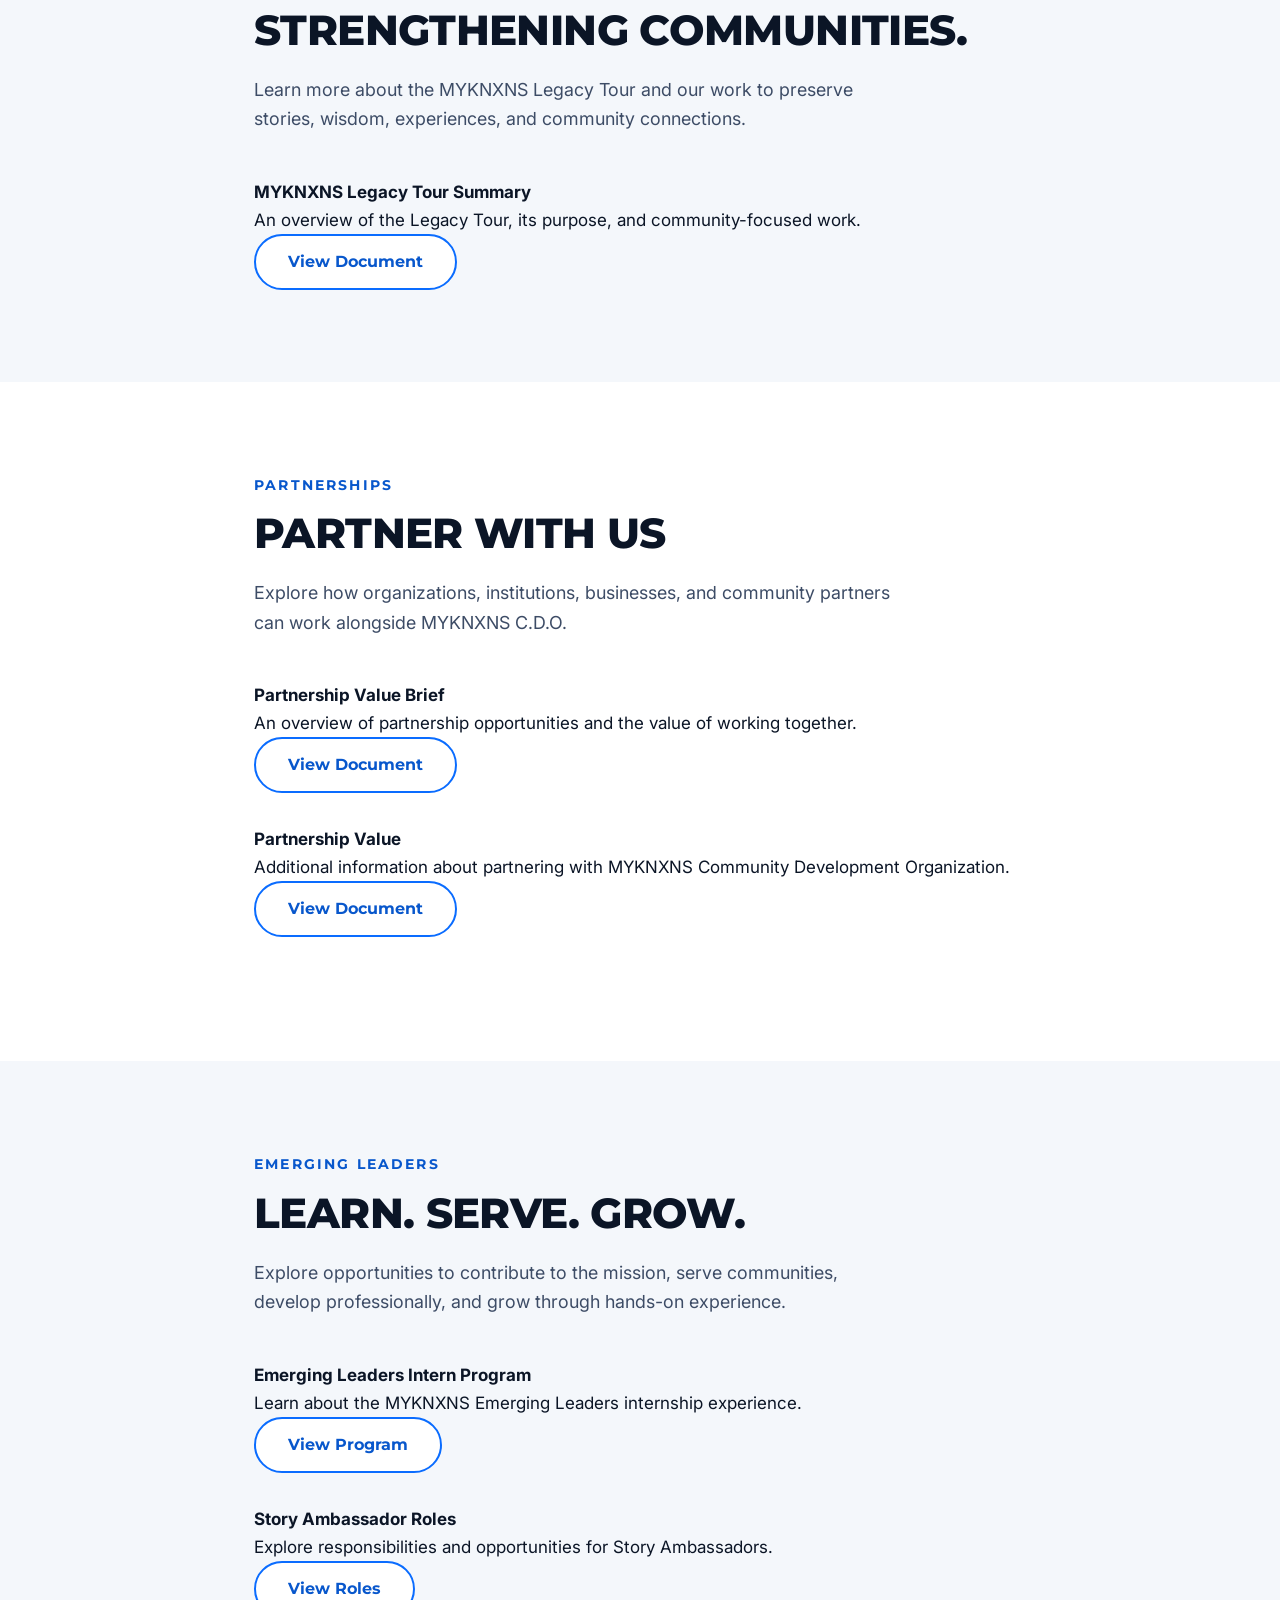
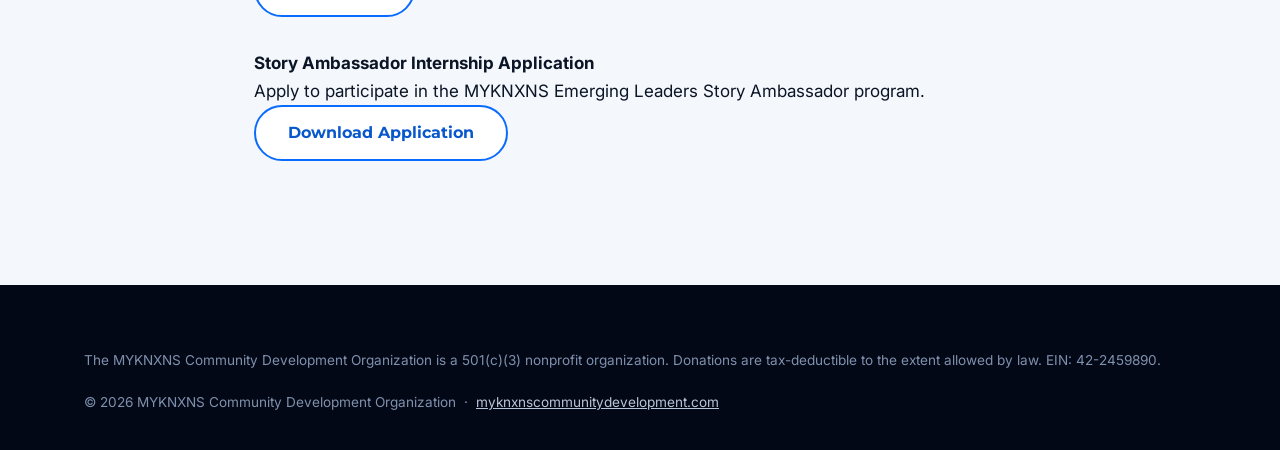
<file: resources.html>
<!DOCTYPE html>
<html lang="en">
<head>
<meta charset="UTF-8">
<meta name="viewport" content="width=device-width, initial-scale=1.0">
<title>Donate | MYKNXNS C.D.O.</title>
<meta name="description" content="Support the MYKNXNS Community Development Organization. Your tax-deductible gift funds community programs, scholarships, and legacy preservation.">
<link rel="preconnect" href="https://fonts.googleapis.com">
<link rel="preconnect" href="https://fonts.gstatic.com" crossorigin>
<link href="https://fonts.googleapis.com/css2?family=Inter:wght@400;500;600&family=Montserrat:wght@600;700;800&family=Orbitron:wght@600;800&display=swap" rel="stylesheet">
<link rel="stylesheet" href="styles.css">
<link rel="icon" href="data:image/svg+xml,%3Csvg xmlns='http://www.w3.org/2000/svg' viewBox='0 0 32 32'%3E%3Crect width='32' height='32' rx='7' fill='%23020816'/%3E%3Ccircle cx='16' cy='16' r='6' fill='none' stroke='%234DB8FF' stroke-width='2'/%3E%3Ccircle cx='16' cy='16' r='2' fill='%23DDF4FF'/%3E%3Ccircle cx='26' cy='8' r='2' fill='%231E90FF'/%3E%3Ccircle cx='6' cy='24' r='2' fill='%231E90FF'/%3E%3Cpath d='M20 12 24.5 9.5M12 20 7.5 22.5' stroke='%231E90FF' stroke-width='1.5'/%3E%3C/svg%3E">
</head>
<body>

<a class="skip-link" href="#main">Skip to content</a>

<header class="nav" id="top">
  <div class="nav-inner">
    <a class="brand" href="index.html" aria-label="MYKNXNS Community Development Organization home">
      <span class="brand-text">
        <span class="brand-name">MYKNXNS</span>
        <span class="brand-sub brand-sub-full">Community Development Organization</span>
        <span class="brand-sub brand-sub-abbr">C.D.O.</span>
      </span>
    </a>
    <nav class="nav-links" id="navLinks" aria-label="Main navigation">
      <a href="index.html#about">About</a>
      <a href="index.html#leadership">Leadership</a>
      <a href="get-involved.html?type=volunteer">Volunteer</a>
      <a href="get-involved.html?type=partner">Partner</a>
      <a href="resources.html">Resources</a>
      <a href="index.html#connect">Connect</a>
    </nav>
    <div class="nav-actions">
      <a class="btn btn-primary btn-nav" href="donate.html">Donate</a>
      <button class="nav-toggle" id="navToggle" aria-expanded="false" aria-controls="navLinks" aria-label="Open menu">
        <span></span><span></span><span></span>
      </button>
    </div>
  </div>
</header>

<main id="main">

<!-- RESOURCES HERO -->
<section class="page-hero">
  <div class="container narrow center">
    <p class="kicker kicker-light">Resources</p>
    <h1 class="page-title">Resources & Documents</h1>
    <p class="page-lede">
      Explore official documents, program materials, partnership resources,
      and opportunities from MYKNXNS Community Development Organization.
    </p>
  </div>
</section>

<!-- ORGANIZATION & GOVERNANCE -->
<section class="section">
  <div class="container narrow">
    <p class="kicker">Organization & Governance</p>
    <h2>Official Documents</h2>
    <p class="section-intro">
      Access organizational, governance, and tax-exempt status documents
      for MYKNXNS Community Development Organization.
    </p>

    <p class="resource-item">
      <strong>501(c)(3) Designation Confirmation</strong><br>
      Confirmation of the organization's federal tax-exempt status.<br>
      <a class="btn btn-outline" href="documents/501c3_DesignationConfirmation_MYKNXNS_COMMUNITY_DEVELOPMENT_ORGANIZATION.pdf" target="_blank" rel="noopener">View Document</a>
    </p>

    <p class="resource-item">
      <strong>Constitution & Bylaws</strong><br>
      Governing documents for MYKNXNS Community Development Organization.<br>
      <a class="btn btn-outline" href="documents/MYKNXNS-COMMUNITY-DEVELOPMENT-Organization-Constitution-and-ByLaws.docx">Download Document</a>
    </p>

    <p class="resource-item">
      <strong>Articles of Incorporation</strong><br>
      Official incorporation documentation for MYKNXNS Community Development Organization.<br>
      <a class="btn btn-outline" href="documents/MKNXNS_CDO_Articles_of_Incorporation.pdf" target="_blank" rel="noopener">View Document</a>
    </p>

  <p class="resource-item">
  <strong>MYKNXNS Strategic Playbook</strong><br>
  Strategic framework outlining the vision, priorities, programs, and approach of MYKNXNS Community Development Organization.<br>
  <a class="btn btn-outline" href="documents/MYKNXNS Strategic Playbook_Deck_Final.pdf" target="_blank" rel="noopener">View Document</a>
   </p>
    
  </div>
</section>

<!-- LEGACY TOUR -->
<section class="section section-soft">
  <div class="container narrow">
    <p class="kicker">Legacy Tour</p>
    <h2>Preserving Stories. Strengthening Communities.</h2>
    <p class="section-intro">
      Learn more about the MYKNXNS Legacy Tour and our work to preserve
      stories, wisdom, experiences, and community connections.
    </p>

    <p>
      <strong>MYKNXNS Legacy Tour Summary</strong><br>
      An overview of the Legacy Tour, its purpose, and community-focused work.<br>
      <a class="btn btn-outline" href="documents/MYKNXNS_Legacy_Tour_Summary.pdf" target="_blank" rel="noopener">View Document</a>
    </p>
  </div>
</section>

<!-- PARTNERSHIPS -->
<section class="section">
  <div class="container narrow">
    <p class="kicker">Partnerships</p>
    <h2>Partner With Us</h2>
    <p class="section-intro">
      Explore how organizations, institutions, businesses, and community
      partners can work alongside MYKNXNS C.D.O.
    </p>

    <p class="resource-item">
      <strong>Partnership Value Brief</strong><br>
      An overview of partnership opportunities and the value of working together.<br>
      <a class="btn btn-outline" href="documents/MYKNXNS_CDO_Partnership_Value_Brief.pdf" target="_blank" rel="noopener">View Document</a>
    </p>
   
    <p class="resource-item">
    <strong>Partnership Value</strong><br>
    Additional information about partnering with MYKNXNS Community Development Organization.<br>
    <a class="btn btn-outline" href="documents/MYKNXNS_CDO_Partnership_Value_PDF.pdf" target="_blank" rel="noopener">View Document</a>
    </p>
  </div>
</section>

<!-- EMERGING LEADERS -->
<section class="section section-soft">
  <div class="container narrow">
    <p class="kicker">Emerging Leaders</p>
    <h2>Learn. Serve. Grow.</h2>
    <p class="section-intro">
      Explore opportunities to contribute to the mission, serve communities,
      develop professionally, and grow through hands-on experience.
    </p>

    <p class="resource-item">
      <strong>Emerging Leaders Intern Program</strong><br>
      Learn about the MYKNXNS Emerging Leaders internship experience.<br>
      <a class="btn btn-outline" href="documents/MYKNXNS_Emerging_Leaders_Intern_Program_PDF.pdf" target="_blank" rel="noopener">View Program</a>
    </p>

    <p class="resource-item">
      <strong>Story Ambassador Roles</strong><br>
      Explore responsibilities and opportunities for Story Ambassadors.<br>
      <a class="btn btn-outline" href="documents/MYKNXNS_Emerging_Leaders_Story_Ambassador_Roles_External_Brief.pdf" target="_blank" rel="noopener">View Roles</a>
    </p>

    <p class="resource-item">
      <strong>Story Ambassador Internship Application</strong><br>
      Apply to participate in the MYKNXNS Emerging Leaders Story Ambassador program.<br>
      <a class="btn btn-outline" href="documents/MYKNXNS_Emerging_Leaders_Story_Ambassador_Internship_Application.docx">Download Application</a>
    </p>
  </div>
</section>
</main>

<footer class="footer">
  <div class="container footer-legal footer-legal-solo">
    <p>The MYKNXNS Community Development Organization is a 501(c)(3) nonprofit organization.
    Donations are tax-deductible to the extent allowed by law. EIN: 42-2459890.</p>
    <p>&copy; <span id="year">2026</span> MYKNXNS Community Development Organization &nbsp;·&nbsp; <a class="footer-link" href="index.html">myknxnscommunitydevelopment.com</a></p>
  </div>
</footer>

<script src="script.js"></script>
</body>
</html>
</file>
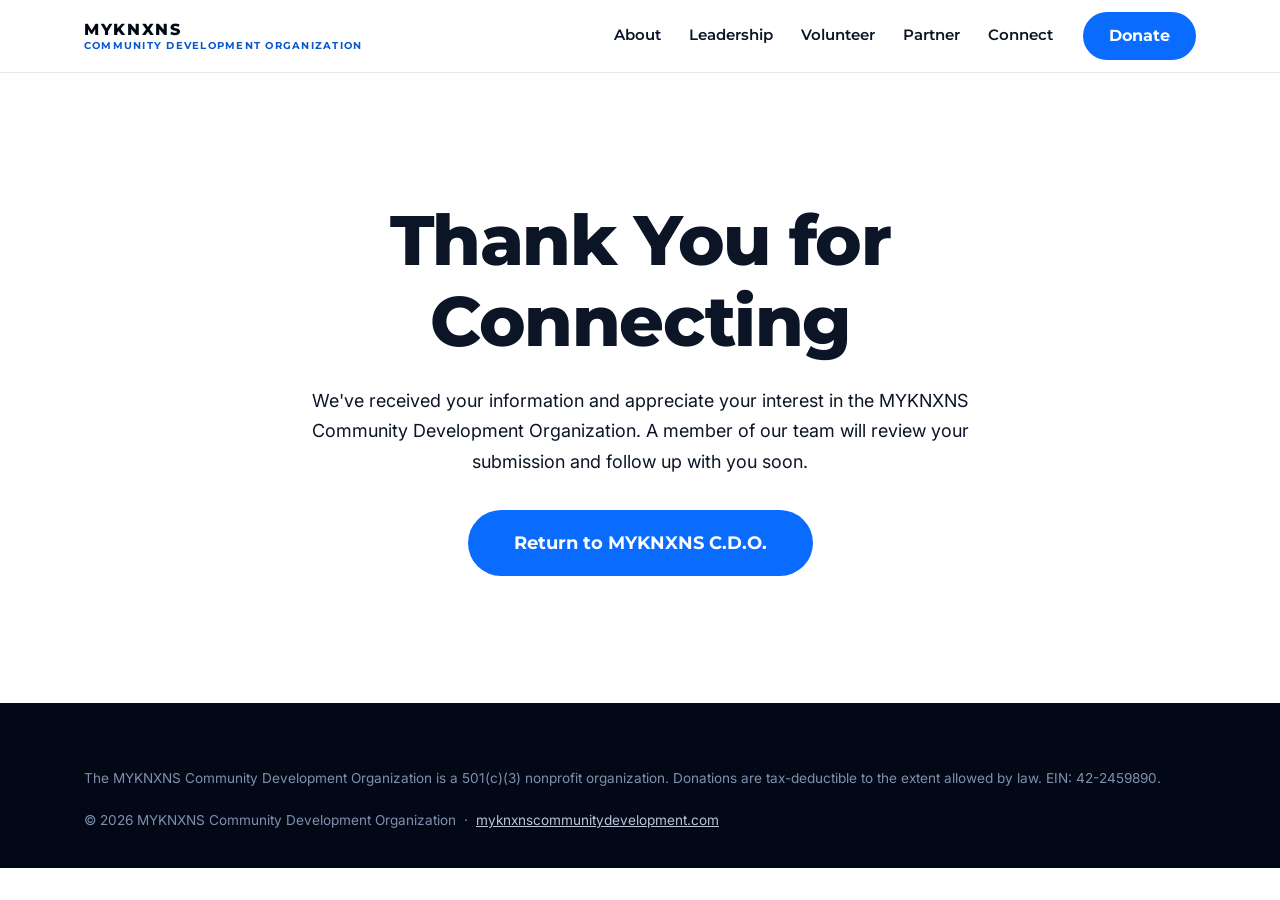
<file: thank-you.html>
<!DOCTYPE html>
<html lang="en">
<head>
  <meta charset="UTF-8">
  <meta name="viewport" content="width=device-width, initial-scale=1.0">

  <title>Thank You | MYKNXNS C.D.O.</title>

  <link rel="preconnect" href="https://fonts.googleapis.com">
  <link rel="preconnect" href="https://fonts.gstatic.com" crossorigin>
  <link href="https://fonts.googleapis.com/css2?family=Inter:wght@400;500;600&family=Montserrat:wght@600;700;800&display=swap" rel="stylesheet">

  <link rel="stylesheet" href="styles.css">
</head>

<body>

<header class="nav">
  <div class="nav-inner">

    <a class="brand" href="index.html" aria-label="MYKNXNS Community Development Organization home">
      <span class="brand-text">
        <span class="brand-name">MYKNXNS</span>
        <span class="brand-sub brand-sub-full">Community Development Organization</span>
        <span class="brand-sub brand-sub-abbr">C.D.O.</span>
      </span>
    </a>

    <nav class="nav-links" aria-label="Main navigation">
      <a href="index.html#about">About</a>
      <a href="index.html#leadership">Leadership</a>
      <a href="get-involved.html?type=volunteer">Volunteer</a>
      <a href="get-involved.html?type=partner">Partner</a>
      <a href="index.html#connect">Connect</a>
    </nav>

    <div class="nav-actions">
      <a class="btn btn-primary btn-nav" href="donate.html">Donate</a>
    </div>

  </div>
</header>

<main>
  <section style="min-height: 70vh; display: flex; align-items: center; justify-content: center; padding: 80px 24px;">

    <div style="max-width: 720px; text-align: center;">

      <h1>Thank You for Connecting</h1>

      <p style="font-size: 18px; line-height: 1.7; margin: 24px 0 32px;">
        We've received your information and appreciate your interest in the
        MYKNXNS Community Development Organization. A member of our team will
        review your submission and follow up with you soon.
      </p>

      <a class="btn btn-primary btn-lg" href="index.html">
        Return to MYKNXNS C.D.O.
      </a>

    </div>

  </section>
</main>

<footer class="footer">
  <div class="container footer-legal footer-legal-solo">

    <p>
      The MYKNXNS Community Development Organization is a 501(c)(3) nonprofit organization.
      Donations are tax-deductible to the extent allowed by law. EIN: 42-2459890.
    </p>

    <p>
      &copy; <span id="year">2026</span> MYKNXNS Community Development Organization
      &nbsp;&middot;&nbsp;
      <a class="footer-link" href="index.html">myknxnscommunitydevelopment.com</a>
    </p>

  </div>
</footer>

<script src="script.js"></script>

</body>
</html>
</file>
<file: styles.css>
/* ============================================================
   MYKNXNS FOUNDATION - styles
   Colors and fonts live here. Content lives in the .html files.
   ============================================================ */

:root {
  /* Brand - MYKNXNS electric blue system */
  --blue: #0A6CFF;
  --blue-bright: #1E90FF;
  --blue-holo: #4DB8FF;
  --blue-pale: #E8F1FF;
  --blue-ink: #0857CC;

  /* Dark surfaces (hero, footer) */
  --navy-deep: #020816;
  --navy: #0A1733;
  --navy-panel: #061229;

  /* Light surfaces (body) */
  --bg: #FFFFFF;
  --bg-soft: #F4F7FB;
  --ink: #0B1526;
  --ink-sub: #3D4C66;
  --ink-muted: #66748F;
  --line: #E3E9F2;

  --radius: 16px;
  --radius-lg: 24px;
  --shadow-card: 0 2px 6px rgba(11, 21, 38, .05), 0 12px 32px rgba(11, 21, 38, .07);
  --shadow-card-hover: 0 4px 10px rgba(11, 21, 38, .07), 0 20px 44px rgba(10, 108, 255, .14);

  --font-display: "Montserrat", "Segoe UI", sans-serif;
  --font-body: "Inter", "Segoe UI", sans-serif;
  --font-mark: "Orbitron", "Montserrat", sans-serif;
}

* { margin: 0; padding: 0; box-sizing: border-box; }

html { scroll-behavior: smooth; scroll-padding-top: 84px; }

body {
  font-family: var(--font-body);
  color: var(--ink);
  background: var(--bg);
  line-height: 1.65;
  font-size: 17px;
  -webkit-font-smoothing: antialiased;
}

img, svg, video { max-width: 100%; display: block; }

/* ---------- Accessibility ---------- */
.skip-link {
  position: absolute; left: -9999px; top: 0;
  background: var(--blue); color: #fff; padding: 10px 18px;
  border-radius: 0 0 10px 0; z-index: 100; font-weight: 600;
}
.skip-link:focus { left: 0; }

a:focus-visible, button:focus-visible, input:focus-visible, textarea:focus-visible {
  outline: 3px solid var(--blue-bright);
  outline-offset: 3px;
  border-radius: 6px;
}

@media (prefers-reduced-motion: reduce) {
  *, *::before, *::after { animation: none !important; transition: none !important; }
  html { scroll-behavior: auto; }
}

/* ---------- Type ---------- */
h1, h2, h3, h4 { font-family: var(--font-display); line-height: 1.15; }

h1 {
  font-size: clamp(2.6rem, 6.5vw, 4.4rem);
  font-weight: 800;
  letter-spacing: -0.02em;
}

h2 {
  font-size: clamp(1.8rem, 3.6vw, 2.6rem);
  font-weight: 800;
  letter-spacing: -0.015em;
  text-transform: uppercase;
  margin-bottom: 20px;
}

h3 { font-size: 1.25rem; font-weight: 700; margin-bottom: 10px; }

.kicker {
  font-family: var(--font-display);
  font-size: .85rem;
  font-weight: 700;
  letter-spacing: .16em;
  text-transform: uppercase;
  color: var(--blue-ink);
  margin-bottom: 14px;
}
.kicker-light { color: var(--blue-holo); }

.lead { font-size: 1.12rem; color: var(--ink-sub); margin-bottom: 20px; }

.section-intro {
  font-size: 1.12rem; color: var(--ink-sub);
  max-width: 640px; margin-bottom: 44px;
}

/* ---------- Layout ---------- */
.container { max-width: 1160px; margin: 0 auto; padding: 0 24px; }
.container.narrow { max-width: 820px; }
.center { text-align: center; }
.center .section-intro { margin-left: auto; margin-right: auto; }

.section { padding: 92px 0; }
.section-soft { background: var(--bg-soft); }

/* ---------- Buttons ---------- */
.btn {
  display: inline-block;
  font-family: var(--font-display);
  font-weight: 700;
  font-size: 1rem;
  text-decoration: none;
  border-radius: 999px;
  padding: 16px 34px;
  min-height: 56px;
  line-height: 1.5;
  text-align: center;
  transition: transform .18s ease, box-shadow .18s ease, background .18s ease, color .18s ease;
  cursor: pointer;
  border: none;
}
.btn:hover { transform: translateY(-2px); }
.btn:active { transform: translateY(0); }

.btn-primary {
  background: var(--blue);
  color: #fff;
}
.btn-primary:hover { background: var(--blue-ink); box-shadow: 0 10px 26px rgba(10, 108, 255, .3); }

.btn-glow {
  background: linear-gradient(180deg, #4DB8FF 0%, #1E90FF 35%, #0A6CFF 100%);
  color: #fff;
  border: 1px solid #7AD3FF;
  box-shadow: 0 0 15px rgba(30, 144, 255, .55), 0 0 35px rgba(30, 144, 255, .3);
  text-shadow: 0 1px 2px rgba(2, 8, 22, .35);
}
.btn-glow:hover {
  box-shadow: 0 0 18px rgba(30, 144, 255, .8), 0 0 44px rgba(77, 184, 255, .45);
}

.btn-ghost {
  background: rgba(255, 255, 255, .04);
  color: #fff;
  border: 1.5px solid rgba(77, 184, 255, .55);
}
.btn-ghost:hover { background: rgba(30, 144, 255, .16); border-color: var(--blue-holo); }

.btn-outline {
  background: #fff;
  color: var(--blue-ink);
  border: 2px solid var(--blue);
  padding: 14px 32px;
}
.btn-outline:hover { background: var(--blue-pale); }

.btn-lg { font-size: 1.1rem; padding: 20px 46px; }
.btn-nav { min-height: 0; padding: 12px 26px; }

/* ---------- Navigation ---------- */
.nav {
  position: sticky; top: 0; z-index: 50;
  background: rgba(255, 255, 255, .92);
  backdrop-filter: blur(12px);
  border-bottom: 1px solid var(--line);
}
.nav-inner {
  max-width: 1160px; margin: 0 auto; padding: 12px 24px;
  display: flex; align-items: center; gap: 28px;
}
.brand { display: flex; align-items: center; gap: 12px; text-decoration: none; }
.brand-mark { display: grid; place-items: center; }
.brand-text { display: flex; flex-direction: column; line-height: 1.05; }
.brand-name {
  font-family: var(--font-mark);
  font-weight: 800;
  font-size: 1.02rem;
  letter-spacing: .1em;
  color: var(--navy-deep);
}
.brand-sub {
  font-family: var(--font-display);
  font-weight: 700;
  font-size: .6rem;
  letter-spacing: .13em;
  text-transform: uppercase;
  color: var(--blue-ink);
  margin-top: 2px;
}
.brand-sub-abbr { display: none; letter-spacing: .3em; }
.brand-name-light { color: #fff; font-family: var(--font-mark); font-weight: 800; letter-spacing: .1em; font-size: 1.15rem; }
.brand-sub-light { display: block; color: var(--blue-holo); font-family: var(--font-display); font-weight: 700; font-size: .64rem; letter-spacing: .13em; text-transform: uppercase; margin-top: 4px; }

.nav-links { display: flex; gap: 24px; margin-left: auto; }
.nav-links a {
  font-family: var(--font-display);
  font-weight: 600; font-size: .95rem;
  color: var(--ink); text-decoration: none;
  padding: 8px 2px;
  border-bottom: 2px solid transparent;
  transition: color .15s ease, border-color .15s ease;
}
.nav-links a:hover { color: var(--blue-ink); border-bottom-color: var(--blue); }

.nav-actions { display: flex; align-items: center; gap: 14px; }

.nav-toggle {
  display: none;
  background: none; border: none;
  width: 44px; height: 44px;
  flex-direction: column; justify-content: center; align-items: center; gap: 5px;
}
.nav-toggle span {
  display: block; width: 24px; height: 2.5px;
  background: var(--ink); border-radius: 2px;
  transition: transform .2s ease, opacity .2s ease;
}
.nav-toggle[aria-expanded="true"] span:nth-child(1) { transform: translateY(7.5px) rotate(45deg); }
.nav-toggle[aria-expanded="true"] span:nth-child(2) { opacity: 0; }
.nav-toggle[aria-expanded="true"] span:nth-child(3) { transform: translateY(-7.5px) rotate(-45deg); }

/* ---------- Hero (homepage, video-ready) ---------- */
.hero {
  position: relative;
  background: linear-gradient(150deg, var(--navy-deep) 0%, var(--navy) 100%);
  color: #fff;
  overflow: hidden;
}
.hero-video {
  position: absolute; inset: 0;
  width: 100%; height: 100%;
  object-fit: cover;
  opacity: .38;
}
.hero-sky {
  position: absolute; inset: 0;
  display: flex; justify-content: flex-end;
  pointer-events: none;
}
.constellation {
  width: min(62vw, 760px);
  height: 100%;
  opacity: .5;
}
.c-lines path { stroke-opacity: .4; }
.c-nodes circle { filter: drop-shadow(0 0 6px rgba(30, 144, 255, .9)); }
.c-core { filter: drop-shadow(0 0 10px rgba(221, 244, 255, .95)); }
.c-core-ring { filter: drop-shadow(0 0 8px rgba(77, 184, 255, .8)); animation: pulse 4.5s ease-in-out infinite; transform-origin: 450px 320px; }
.c-core-ring2 { animation: pulse 4.5s ease-in-out 1s infinite; transform-origin: 450px 320px; }

@keyframes pulse {
  0%, 100% { transform: scale(1); opacity: 1; }
  50% { transform: scale(1.07); opacity: .75; }
}

.hero-inner {
  position: relative;
  max-width: 1160px; margin: 0 auto;
  padding: clamp(88px, 12vw, 150px) 24px;
}
.hero-eyebrow {
  font-family: var(--font-display);
  font-size: .85rem; font-weight: 700;
  letter-spacing: .18em; text-transform: uppercase;
  color: var(--blue-holo);
  margin-bottom: 22px;
}
.hero h1 { color: #fff; margin-bottom: 26px; text-wrap: balance; }
.hero-lede {
  max-width: 560px;
  font-size: 1.18rem;
  color: #B8C4D9;
  margin-bottom: 40px;
}
.hero-cta { display: flex; gap: 16px; flex-wrap: wrap; }

/* ---------- Page hero (donate / get-involved) ---------- */
.page-hero {
  background: linear-gradient(150deg, var(--navy-deep) 0%, var(--navy) 100%);
  color: #fff;
  padding: 84px 0 72px;
  position: relative;
  overflow: hidden;
}
.page-hero::after {
  content: "";
  position: absolute; inset: 0;
  background: radial-gradient(ellipse 55% 70% at 50% 115%, rgba(10, 108, 255, .2), transparent 70%);
  pointer-events: none;
}
.page-hero .container { position: relative; z-index: 1; }
.page-title { font-size: clamp(2.1rem, 5vw, 3.4rem); color: #fff; margin-bottom: 18px; }
.page-lede { max-width: 560px; margin: 0 auto; color: #B8C4D9; font-size: 1.12rem; }

/* ---------- Cards (shared) ---------- */
.cards {
  display: grid;
  grid-template-columns: repeat(3, 1fr);
  gap: 26px;
}
.card {
  background: #fff;
  border: 1px solid var(--line);
  border-radius: var(--radius-lg);
  box-shadow: var(--shadow-card);
  padding: 32px 28px;
  transition: transform .2s ease, box-shadow .2s ease, border-color .2s ease;
}
.card:hover {
  transform: translateY(-4px);
  box-shadow: var(--shadow-card-hover);
  border-color: rgba(10, 108, 255, .35);
}
.card p { color: var(--ink-sub); font-size: .99rem; }
.cards-one { grid-template-columns: minmax(0, 760px); justify-content: center; }

/* ---------- Core values tabs ---------- */
.values {
  display: grid;
  grid-template-columns: 260px 1fr;
  gap: 32px;
  align-items: start;
}
.values-tabs { display: flex; flex-direction: column; gap: 10px; }
.value-tab {
  font-family: var(--font-display);
  font-weight: 700;
  font-size: 1.05rem;
  text-align: left;
  background: #fff;
  color: var(--ink);
  border: 1px solid var(--line);
  border-left: 4px solid transparent;
  border-radius: 12px;
  padding: 16px 20px;
  cursor: pointer;
  transition: border-color .15s ease, color .15s ease, background .15s ease;
}
.value-tab:hover { border-color: rgba(10, 108, 255, .4); color: var(--blue-ink); }
.value-tab.active {
  border-left-color: var(--blue);
  color: var(--blue-ink);
  background: var(--blue-pale);
  border-top-color: rgba(10, 108, 255, .25);
  border-right-color: rgba(10, 108, 255, .25);
  border-bottom-color: rgba(10, 108, 255, .25);
}
.value-panel {
  display: none;
  background: #fff;
  border: 1px solid var(--line);
  border-radius: var(--radius-lg);
  box-shadow: var(--shadow-card);
  padding: 40px;
  grid-template-columns: auto 1fr;
  gap: 30px;
  align-items: center;
  min-height: 240px;
}
.value-panel.active { display: grid; }
.value-visual {
  width: 128px; height: 128px;
  border-radius: 20px;
  background: linear-gradient(150deg, var(--navy-deep), var(--navy));
  color: var(--blue-holo);
  display: grid; place-items: center;
}
.value-visual svg { width: 60px; height: 60px; filter: drop-shadow(0 0 8px rgba(77, 184, 255, .7)); }
.value-text h3 { font-size: 1.45rem; }
.value-text p { color: var(--ink-sub); font-size: 1.05rem; max-width: 560px; }
.value-principle {
  margin-top: 14px;
  padding: 10px 16px;
  border-left: 3px solid var(--blue);
  background: var(--blue-pale);
  border-radius: 0 10px 10px 0;
  color: var(--blue-ink) !important;
  font-weight: 600;
  font-size: .98rem !important;
}

/* ---------- Recent activities ---------- */
.activity-card { padding: 0 0 26px; overflow: hidden; }
.activity-card h3, .activity-card p { padding: 0 26px; }
.activity-img {
  height: 190px;
  background: linear-gradient(150deg, var(--navy-deep), var(--navy));
  color: #7F90AD;
  display: grid; place-items: center;
  font-family: var(--font-display);
  font-size: .85rem; font-weight: 600;
  letter-spacing: .08em; text-transform: uppercase;
  margin-bottom: 20px;
}
.activity-tag {
  padding: 0 26px;
  font-family: var(--font-display);
  font-size: .78rem; font-weight: 700;
  letter-spacing: .14em; text-transform: uppercase;
  color: var(--blue-ink);
  margin-bottom: 6px;
}
.activity-featured {
  display: grid;
  grid-template-columns: 5fr 7fr;
  padding: 0;
  align-items: stretch;
}
.activity-featured .activity-img { height: 100%; min-height: 250px; margin-bottom: 0; }
.activity-featured .activity-body { padding: 34px 36px; }
.activity-featured .activity-body h3,
.activity-featured .activity-body p,
.activity-featured .activity-body .activity-tag { padding: 0; }
.activity-featured h3 { font-size: 1.4rem; }

/* ---------- Accomplishments band ---------- */
.impact-band {
  background: linear-gradient(150deg, var(--navy-deep) 0%, var(--navy) 100%);
  color: #fff;
  padding: 92px 0;
  position: relative;
  overflow: hidden;
}
.impact-band::before {
  content: "";
  position: absolute; inset: 0;
  background: radial-gradient(ellipse 50% 60% at 50% 0%, rgba(30, 144, 255, .14), transparent 70%);
  pointer-events: none;
}
.impact-band .container { position: relative; z-index: 1; }
.impact-band h2 { color: #fff; }
.impact-grid {
  margin-top: 42px;
  display: grid;
  grid-template-columns: repeat(4, 1fr);
  gap: 22px;
}
.impact-item {
  background: rgba(6, 18, 41, .8);
  border: 1px solid rgba(10, 108, 255, .35);
  border-radius: var(--radius);
  padding: 28px 24px;
  text-align: center;
}
.impact-num {
  display: block;
  font-family: var(--font-display);
  font-size: clamp(2rem, 4vw, 2.8rem);
  font-weight: 800;
  color: var(--blue-holo);
  line-height: 1.1;
  margin-bottom: 8px;
}
.impact-label { color: #B8C4D9; font-size: .95rem; }
.impact-note { margin-top: 26px; color: #7F90AD; font-size: .92rem; }

/* ---------- Where your gift goes (day-one band) ---------- */
.give-grid {
  margin-top: 42px;
  display: grid;
  grid-template-columns: repeat(2, 1fr);
  gap: 22px;
}
.give-item {
  background: rgba(6, 18, 41, .8);
  border: 1px solid rgba(10, 108, 255, .35);
  border-radius: var(--radius);
  padding: 30px 28px;
}
.give-item h3 { color: #fff; font-size: 1.12rem; }
.give-item p { color: #B8C4D9; font-size: .96rem; }
.give-sub { color: var(--blue-holo) !important; font-weight: 600; margin-bottom: 8px; }
.give-icon {
  display: grid; place-items: center;
  width: 48px; height: 48px;
  border-radius: 12px;
  background: rgba(10, 108, 255, .18);
  color: var(--blue-holo);
  margin-bottom: 18px;
}
.give-icon svg { width: 26px; height: 26px; filter: drop-shadow(0 0 6px rgba(77, 184, 255, .6)); }

/* ---------- Partners ---------- */
.partners-row {
  display: flex; flex-wrap: wrap; justify-content: center;
  gap: 22px;
  margin-bottom: 44px;
}
.partner-slot {
  width: 170px; height: 84px;
  border: 1.5px dashed var(--line);
  border-radius: 12px;
  background: var(--bg-soft);
  color: var(--ink-muted);
  display: grid; place-items: center;
  font-family: var(--font-display);
  font-size: .82rem; font-weight: 600;
  letter-spacing: .06em; text-transform: uppercase;
}
.partner-slot img { max-height: 60px; width: auto; }

/* ---------- Leadership ---------- */
.leader-card { text-align: center; }
.leader-photo {
  width: 120px; height: 120px;
  border-radius: 50%;
  margin: 0 auto 20px;
  background: linear-gradient(150deg, var(--navy-deep), var(--navy));
  border: 3px solid var(--blue-pale);
  color: #7F90AD;
  display: grid; place-items: center;
  font-family: var(--font-display);
  font-size: .8rem; font-weight: 600;
  letter-spacing: .08em; text-transform: uppercase;
  overflow: hidden;
}
.leader-photo img { width: 100%; height: 100%; object-fit: cover; }
.leader-title {
  font-family: var(--font-display);
  font-weight: 700; font-size: .88rem;
  letter-spacing: .1em; text-transform: uppercase;
  color: var(--blue-ink);
  margin-bottom: 12px;
}

/* ---------- Leadership feature (founder) ---------- */
.leader-feature {
  display: grid;
  grid-template-columns: 340px 1fr;
  gap: 44px;
  align-items: start;
  padding: 44px;
}
.leader-feature-photo { text-align: center; }
.leader-feature-photo img {
  width: 100%;
  border-radius: 18px;
  margin-bottom: 18px;
}
.leader-name {
  font-family: var(--font-display);
  font-weight: 800;
  font-size: 1.3rem;
  color: var(--ink);
}
.leader-feature-photo .leader-title { margin-bottom: 0; margin-top: 2px; }
.leader-feature-text p { color: var(--ink-sub); font-size: 1.03rem; margin-bottom: 18px; }
.leader-quote {
  font-family: var(--font-display);
  font-weight: 700;
  font-size: 1.5rem;
  line-height: 1.3;
  color: var(--ink) !important;
  margin-bottom: 22px !important;
}
.leader-quote span {
  display: block;
  margin-top: 8px;
  font-family: var(--font-body);
  font-weight: 600;
  font-size: .85rem;
  letter-spacing: .12em;
  text-transform: uppercase;
  color: var(--blue-ink);
}
.leader-calling {
  font-weight: 600;
  color: var(--ink) !important;
  border-top: 1px solid var(--line);
  padding-top: 18px;
  margin-bottom: 0 !important;
}

/* ---------- Media grid ---------- */
.media-grid {
  display: grid;
  grid-template-columns: repeat(3, 1fr);
  gap: 22px;
}
.media-tile {
  aspect-ratio: 16 / 10;
  border-radius: var(--radius);
  background: linear-gradient(150deg, var(--navy-deep), var(--navy));
  color: #7F90AD;
  display: grid; place-items: center;
  font-family: var(--font-display);
  font-size: .85rem; font-weight: 600;
  letter-spacing: .08em; text-transform: uppercase;
  overflow: hidden;
  transition: transform .2s ease, box-shadow .2s ease;
}
.media-tile:hover { transform: translateY(-3px); box-shadow: var(--shadow-card-hover); }
.media-tile img, .media-tile video { width: 100%; height: 100%; object-fit: cover; }

/* ---------- Forms (get-involved) ---------- */
.form-wrap { max-width: 680px; }
.contact-form {
  background: #fff;
  border: 1px solid var(--line);
  border-radius: var(--radius-lg);
  box-shadow: var(--shadow-card);
  padding: 44px;
}
.form-row { margin-bottom: 24px; }
.form-row-2 { display: grid; grid-template-columns: 1fr 1fr; gap: 20px; }
.contact-form label, .form-label {
  display: block;
  font-family: var(--font-display);
  font-weight: 700; font-size: .9rem;
  margin-bottom: 8px;
  color: var(--ink);
}
.contact-form input[type="text"],
.contact-form input[type="email"],
.contact-form input[type="tel"],
.contact-form textarea {
  width: 100%;
  font-family: var(--font-body);
  font-size: 1rem;
  color: var(--ink);
  background: var(--bg-soft);
  border: 1.5px solid var(--line);
  border-radius: 12px;
  padding: 14px 16px;
  transition: border-color .15s ease, background .15s ease;
}
.contact-form input:focus, .contact-form textarea:focus {
  border-color: var(--blue);
  background: #fff;
  outline: none;
  box-shadow: 0 0 0 4px rgba(10, 108, 255, .12);
}
.radio-row { display: flex; gap: 12px; flex-wrap: wrap; }
.radio-pill { position: relative; }
.radio-pill input { position: absolute; opacity: 0; inset: 0; cursor: pointer; }
.radio-pill span {
  display: inline-block;
  font-family: var(--font-display);
  font-weight: 600; font-size: .95rem;
  padding: 12px 24px;
  border-radius: 999px;
  border: 1.5px solid var(--line);
  background: var(--bg-soft);
  color: var(--ink-sub);
  cursor: pointer;
  transition: background .15s ease, border-color .15s ease, color .15s ease;
}
.radio-pill input:checked + span {
  background: var(--blue-pale);
  border-color: var(--blue);
  color: var(--blue-ink);
}
.radio-pill input:focus-visible + span { outline: 3px solid var(--blue-bright); outline-offset: 2px; }
.form-submit { width: 100%; margin-top: 6px; }
.form-fine { margin-top: 20px; text-align: center; color: var(--ink-muted); font-size: .92rem; }
.form-fine a { color: var(--blue-ink); font-weight: 600; }

/* ---------- Donate fine print ---------- */
.donate-fine { margin-top: 26px; color: #7F90AD; font-size: .9rem; }
.donate-fine-dark { color: var(--ink-muted); }

/* ---------- Footer ---------- */
.footer {
  background: var(--navy-deep);
  color: #B8C4D9;
  padding: 64px 0 36px;
}
.footer-grid {
  display: grid;
  grid-template-columns: 2fr 1fr 1.3fr;
  gap: 44px;
  padding-bottom: 44px;
  border-bottom: 1px solid rgba(184, 196, 217, .15);
}
.footer-brand p { margin-top: 14px; font-size: .95rem; max-width: 300px; color: #7F90AD; }
.footer-col { display: flex; flex-direction: column; gap: 10px; }
.footer-col h4 {
  color: #fff; font-size: .85rem; font-weight: 700;
  letter-spacing: .14em; text-transform: uppercase;
  margin-bottom: 6px;
}
.footer-col a { color: #B8C4D9; text-decoration: none; font-size: .95rem; }
.footer-col a:hover { color: var(--blue-holo); }
.social-row { display: flex; gap: 14px; margin-bottom: 6px; }
.social-row a {
  display: grid; place-items: center;
  width: 44px; height: 44px;
  border-radius: 50%;
  border: 1.5px solid rgba(77, 184, 255, .4);
  color: #B8C4D9;
  transition: color .15s ease, border-color .15s ease, background .15s ease;
}
.social-row a:hover { color: var(--blue-holo); border-color: var(--blue-holo); background: rgba(30, 144, 255, .12); }
.footer-legal {
  padding-top: 28px;
  display: flex; justify-content: space-between; gap: 20px; flex-wrap: wrap;
  font-size: .85rem; color: #7F90AD;
}
.footer-legal-solo { padding-top: 0; border-top: none; }
.footer-link { color: #B8C4D9; }
.footer-link:hover { color: var(--blue-holo); }

/* ---------- Reveal on scroll ---------- */
.reveal { opacity: 0; transform: translateY(22px); transition: opacity .6s ease, transform .6s ease; }
.reveal.in { opacity: 1; transform: none; }

/* ---------- Responsive ---------- */
@media (max-width: 900px) {
  .cards { grid-template-columns: repeat(2, 1fr); }
  .cards-one { grid-template-columns: minmax(0, 760px); }
  .leader-feature { grid-template-columns: 1fr; gap: 28px; }
  .leader-feature-photo img { max-width: 320px; margin-left: auto; margin-right: auto; }
  .values { grid-template-columns: 1fr; }
  .values-tabs { flex-direction: row; flex-wrap: wrap; }
  .value-tab { border-left: 1.5px solid var(--line); border-bottom: 4px solid transparent; }
  .value-tab.active { border-bottom-color: var(--blue); border-left-color: rgba(10, 108, 255, .25); }
  .impact-grid { grid-template-columns: repeat(2, 1fr); }
  .media-grid { grid-template-columns: repeat(2, 1fr); }
  .footer-grid { grid-template-columns: 1fr 1fr; }
}

@media (max-width: 680px) {
  .section { padding: 64px 0; }
  .nav-links {
    display: none;
    position: absolute; top: 100%; left: 0; right: 0;
    background: #fff;
    border-bottom: 1px solid var(--line);
    flex-direction: column; gap: 0;
    padding: 8px 24px 16px;
    box-shadow: 0 16px 32px rgba(11, 21, 38, .08);
  }
  .nav-links.open { display: flex; }
  .nav-links a { padding: 14px 4px; border-bottom: 1px solid var(--line); }
  .nav-links a:last-child { border-bottom: none; }
  .nav-toggle { display: flex; }
  .brand-sub-full { display: none; }
  .brand-sub-abbr { display: block; }
  .cards { grid-template-columns: 1fr; }
  .cards-one { grid-template-columns: 1fr; }
  .give-grid { grid-template-columns: 1fr; }
  .activity-featured { grid-template-columns: 1fr; }
  .activity-featured .activity-img { min-height: 190px; }
  .activity-featured .activity-body { padding: 26px 22px; }
  .leader-feature { padding: 26px 22px; }
  .constellation { width: 100vw; opacity: .3; }
  .hero-cta .btn { width: 100%; }
  .value-panel { grid-template-columns: 1fr; text-align: center; padding: 30px 24px; }
  .value-visual { margin: 0 auto; }
  .impact-grid { grid-template-columns: 1fr; }
  .media-grid { grid-template-columns: 1fr; }
  .form-row-2 { grid-template-columns: 1fr; }
  .contact-form { padding: 28px 22px; }
  .footer-grid { grid-template-columns: 1fr; gap: 32px; }
  .footer-legal { flex-direction: column; }
}


/* Spacing between Resource document entries */
.resource-item {
  margin-bottom: 32px;
}
</file>
